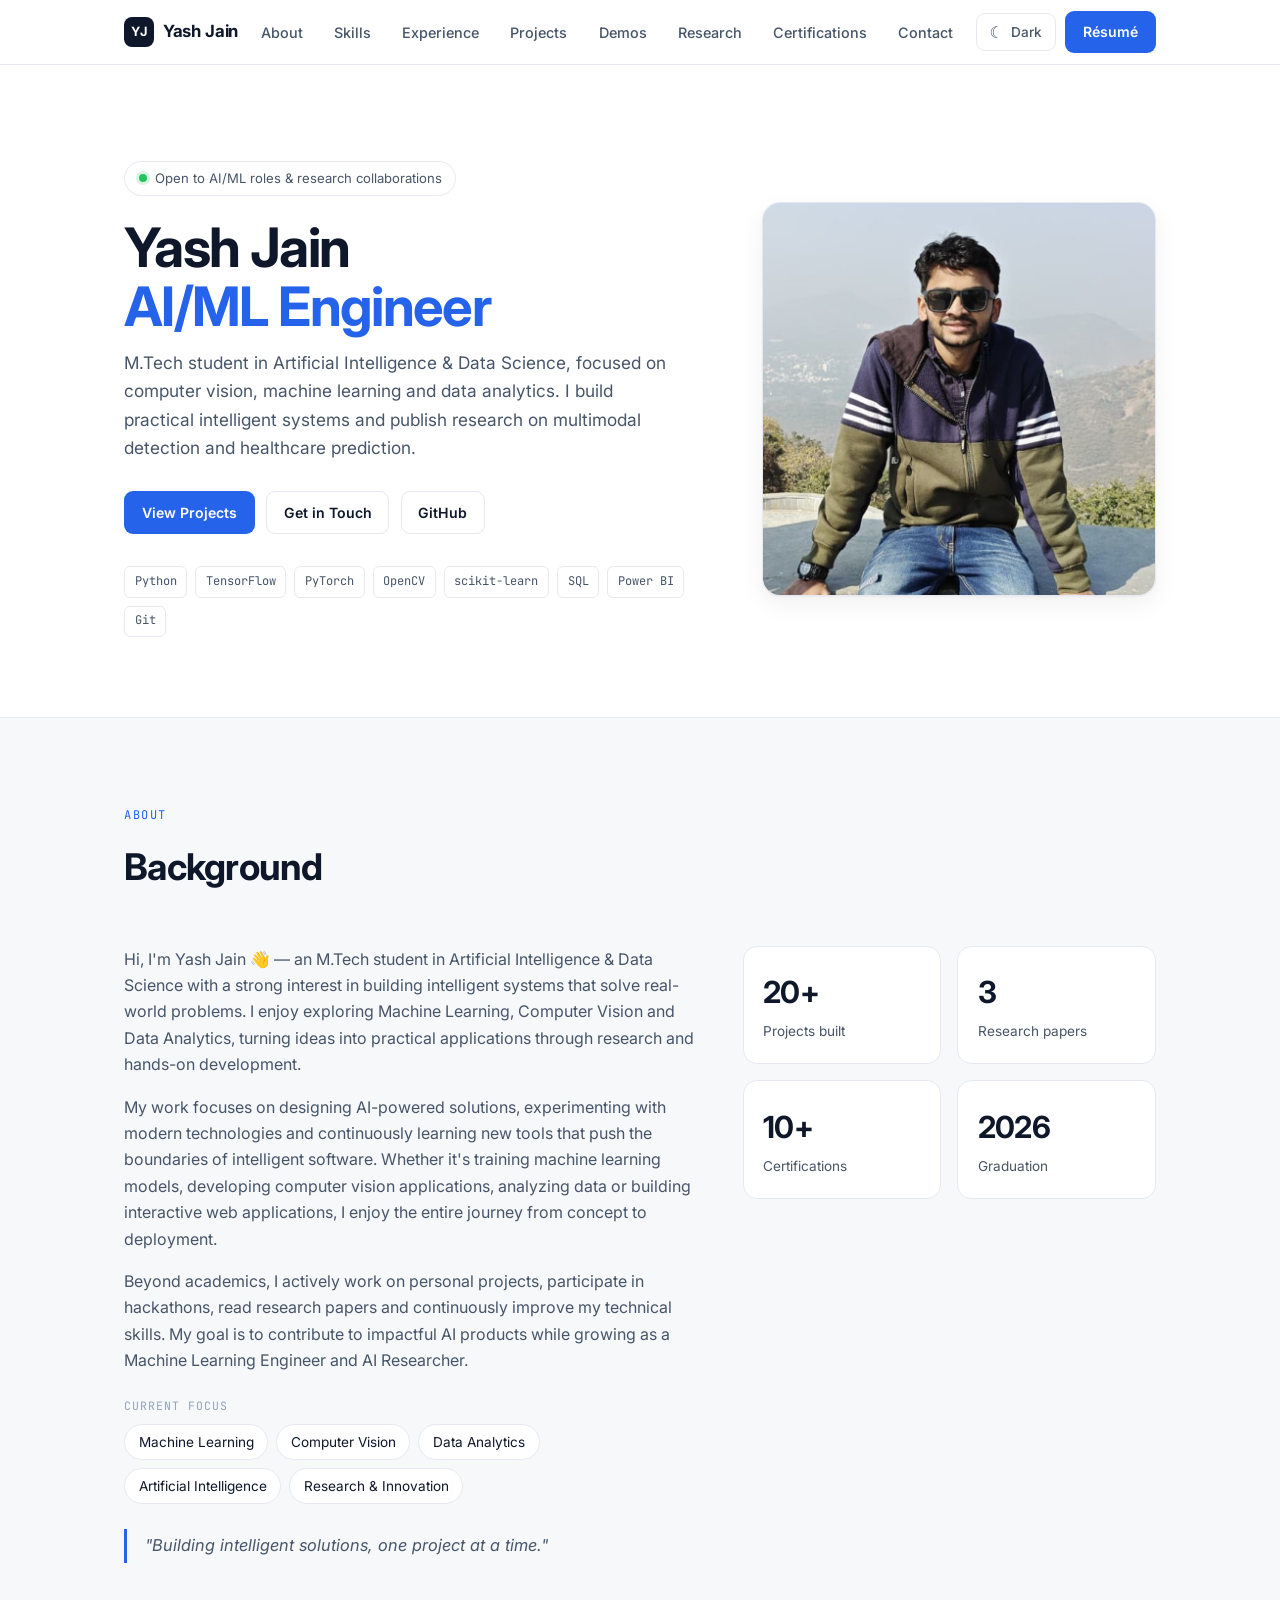
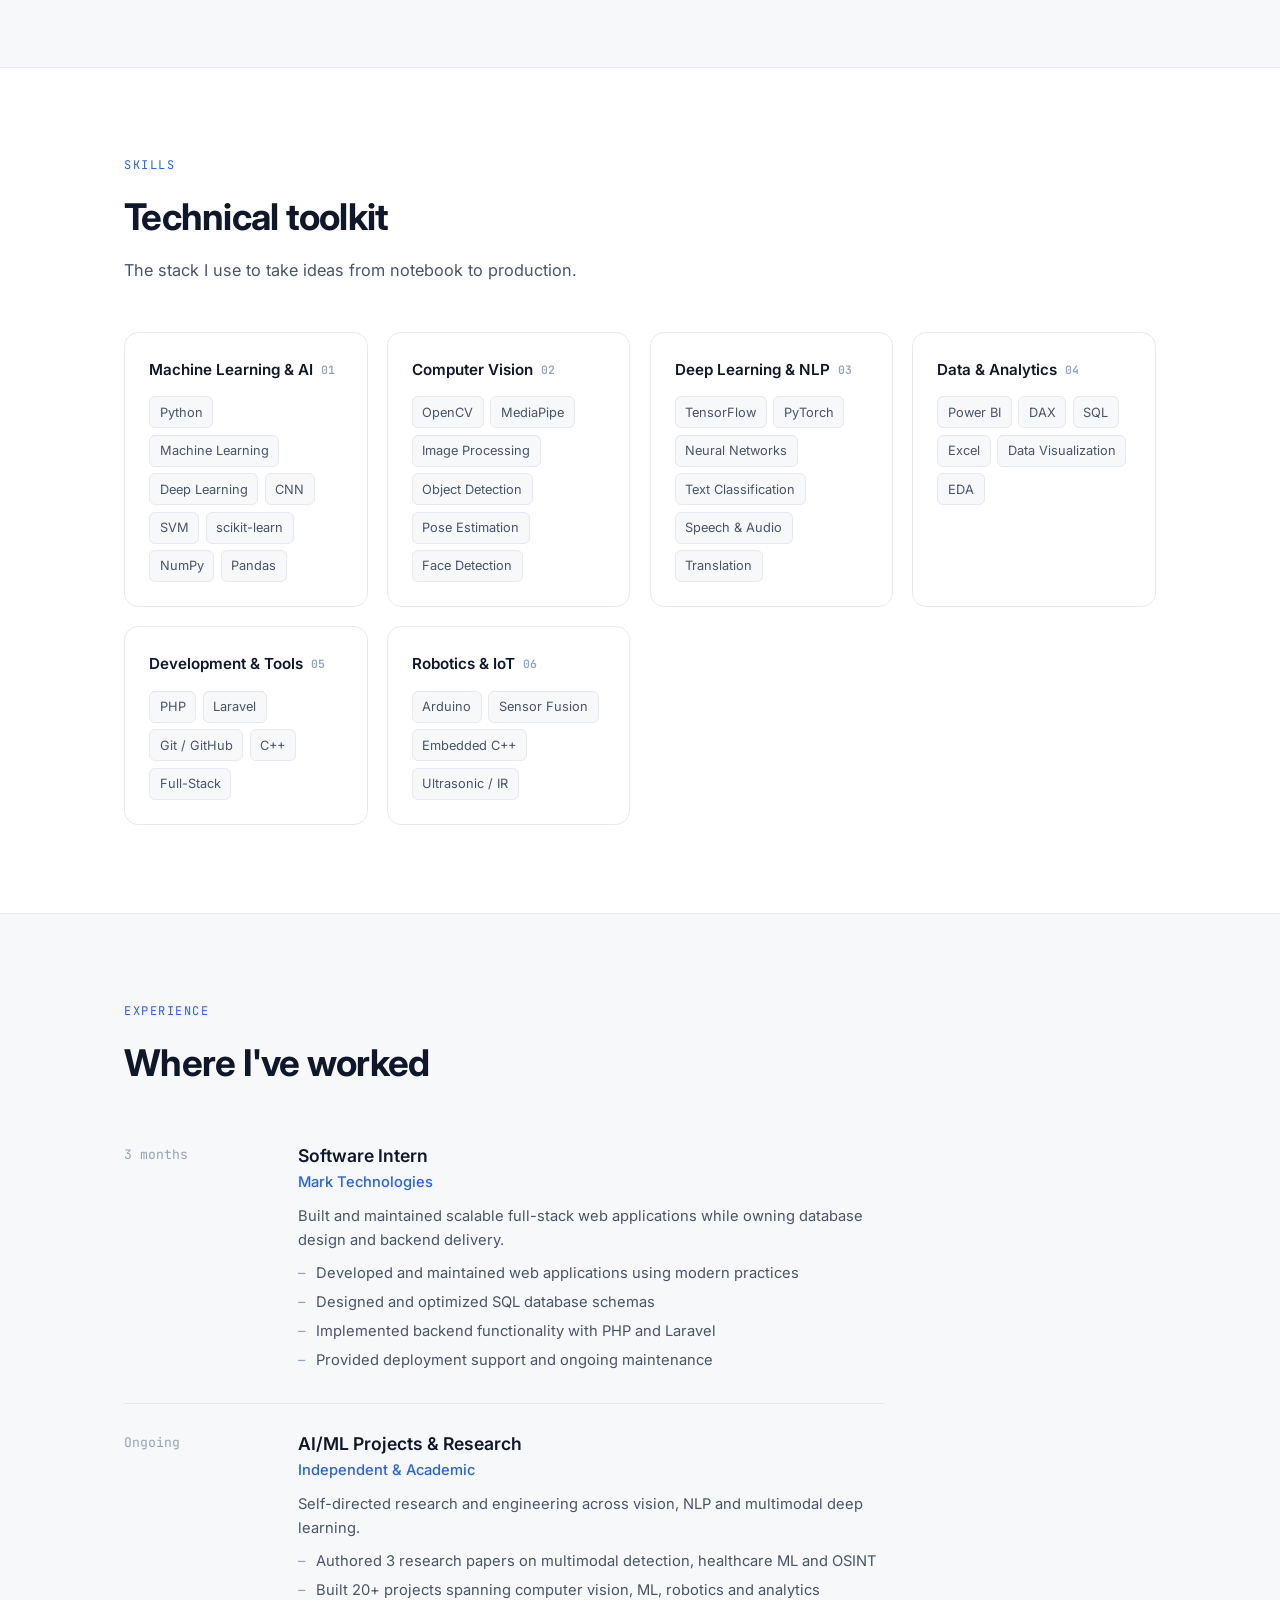
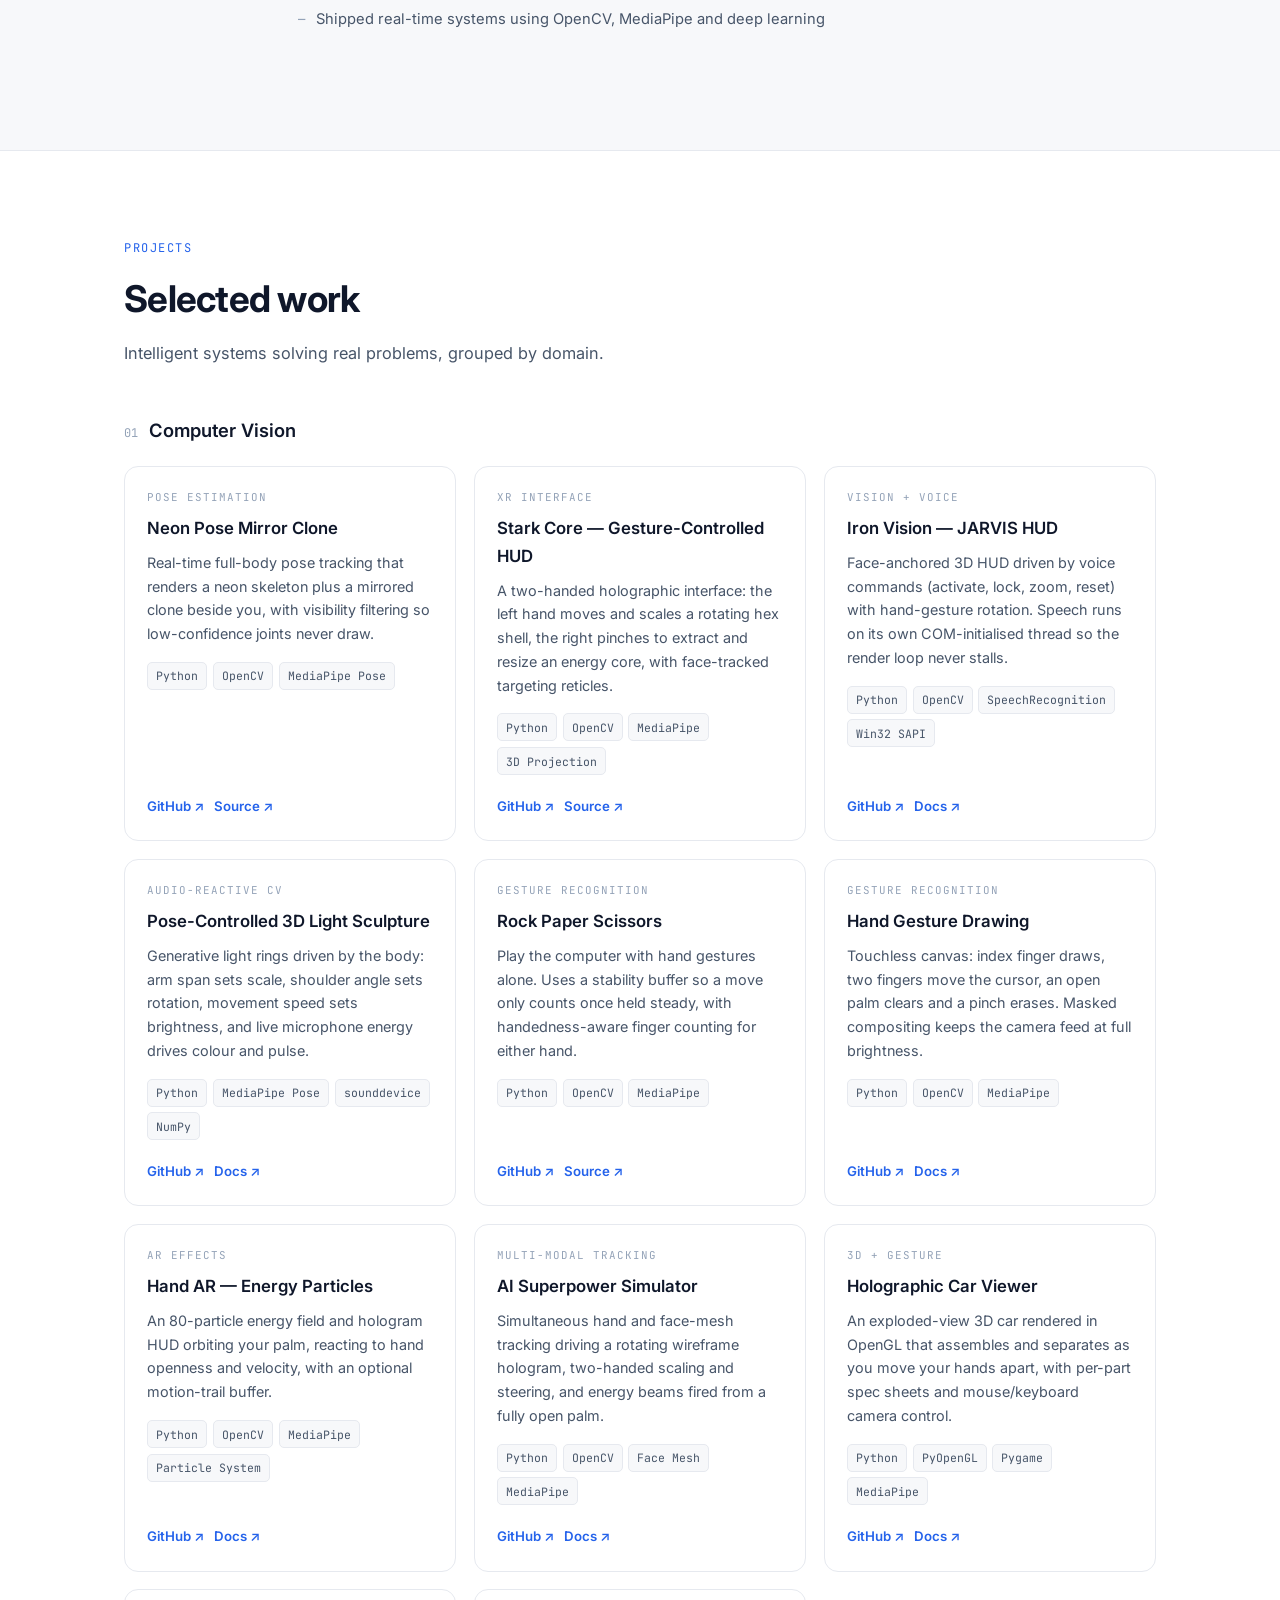
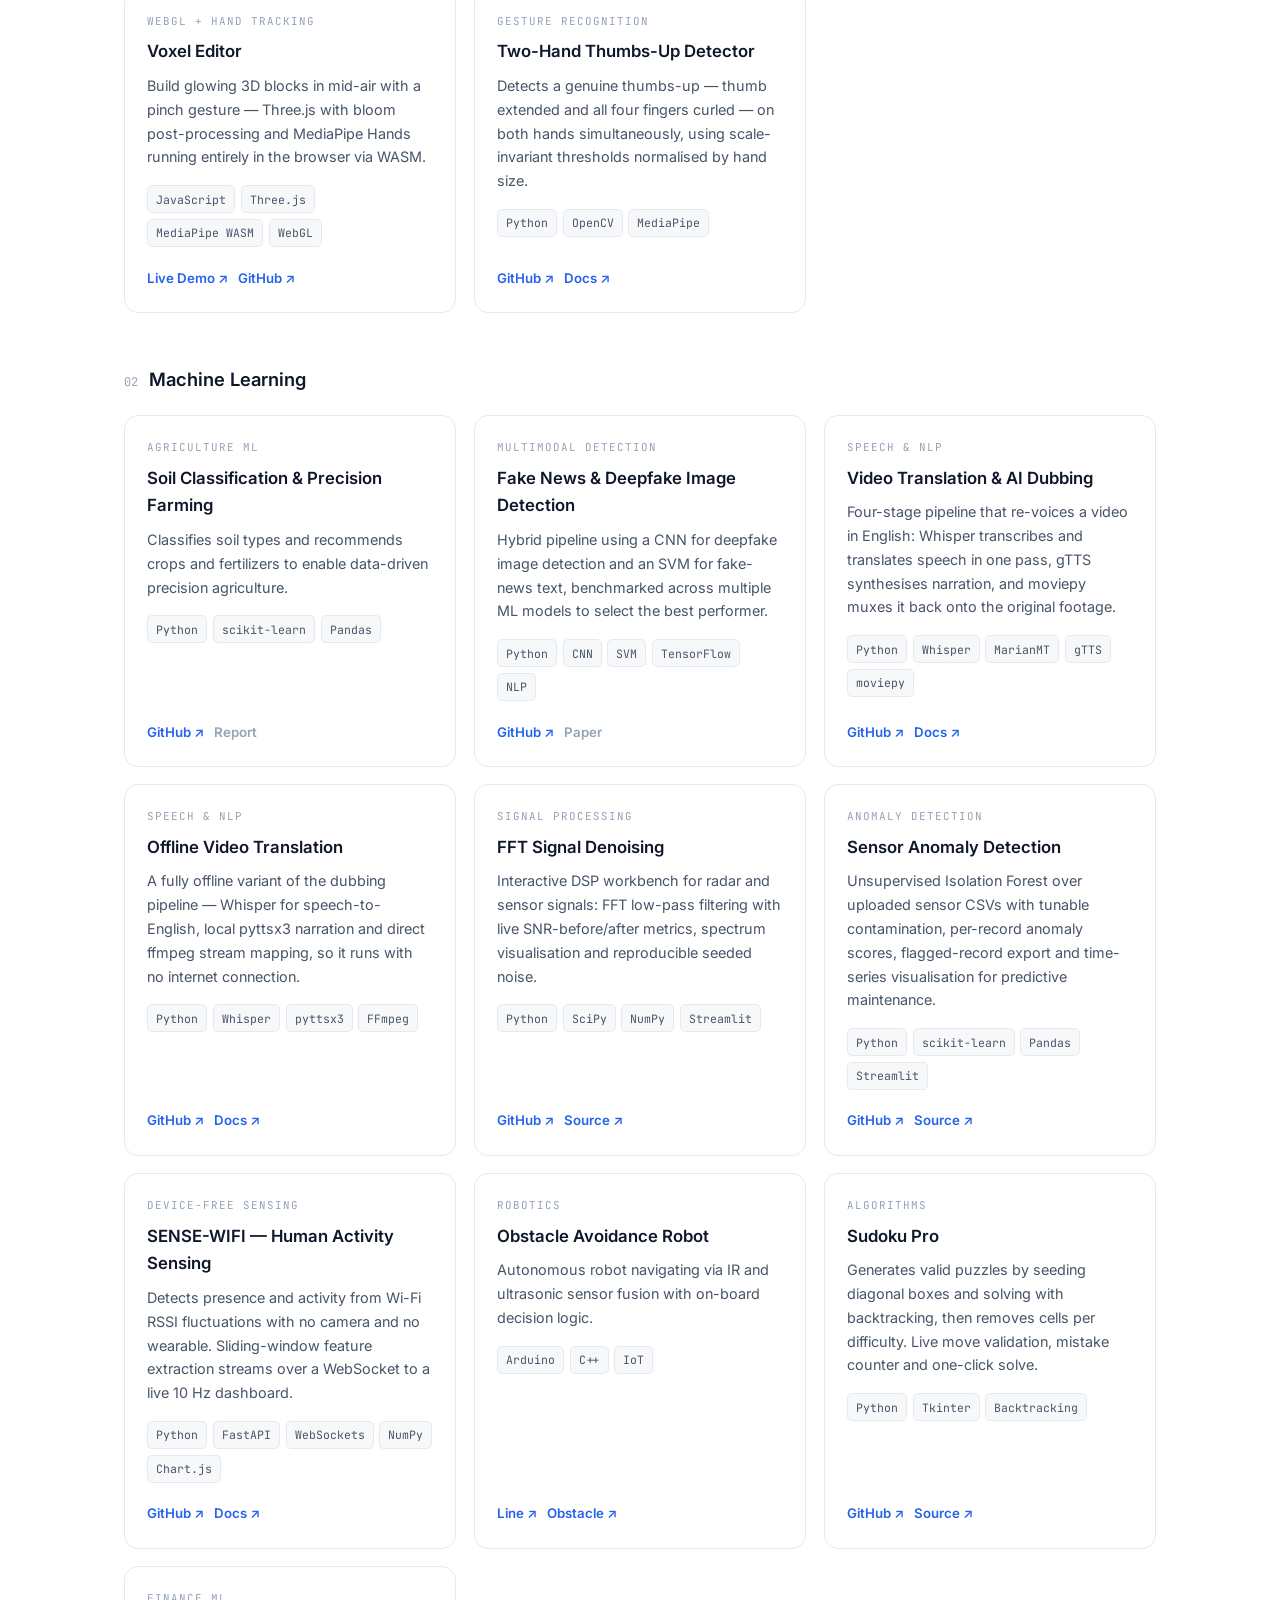
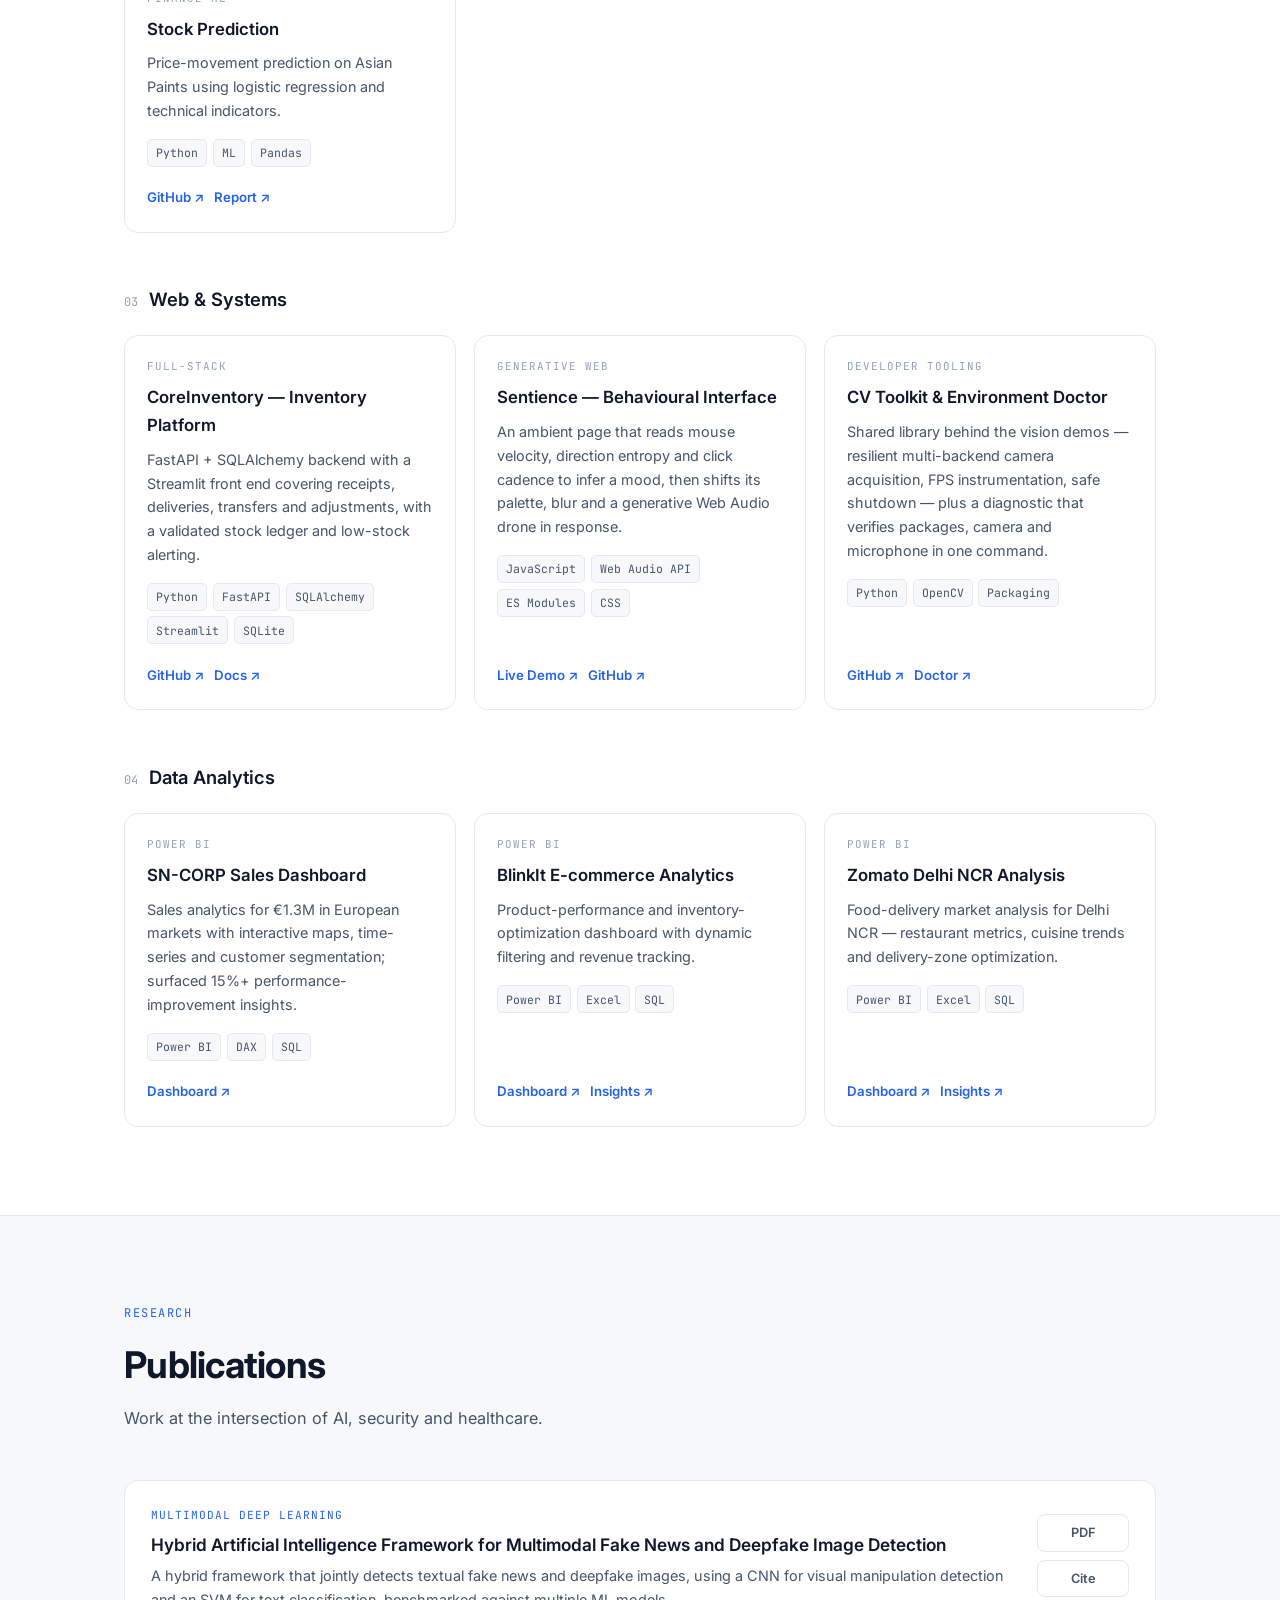
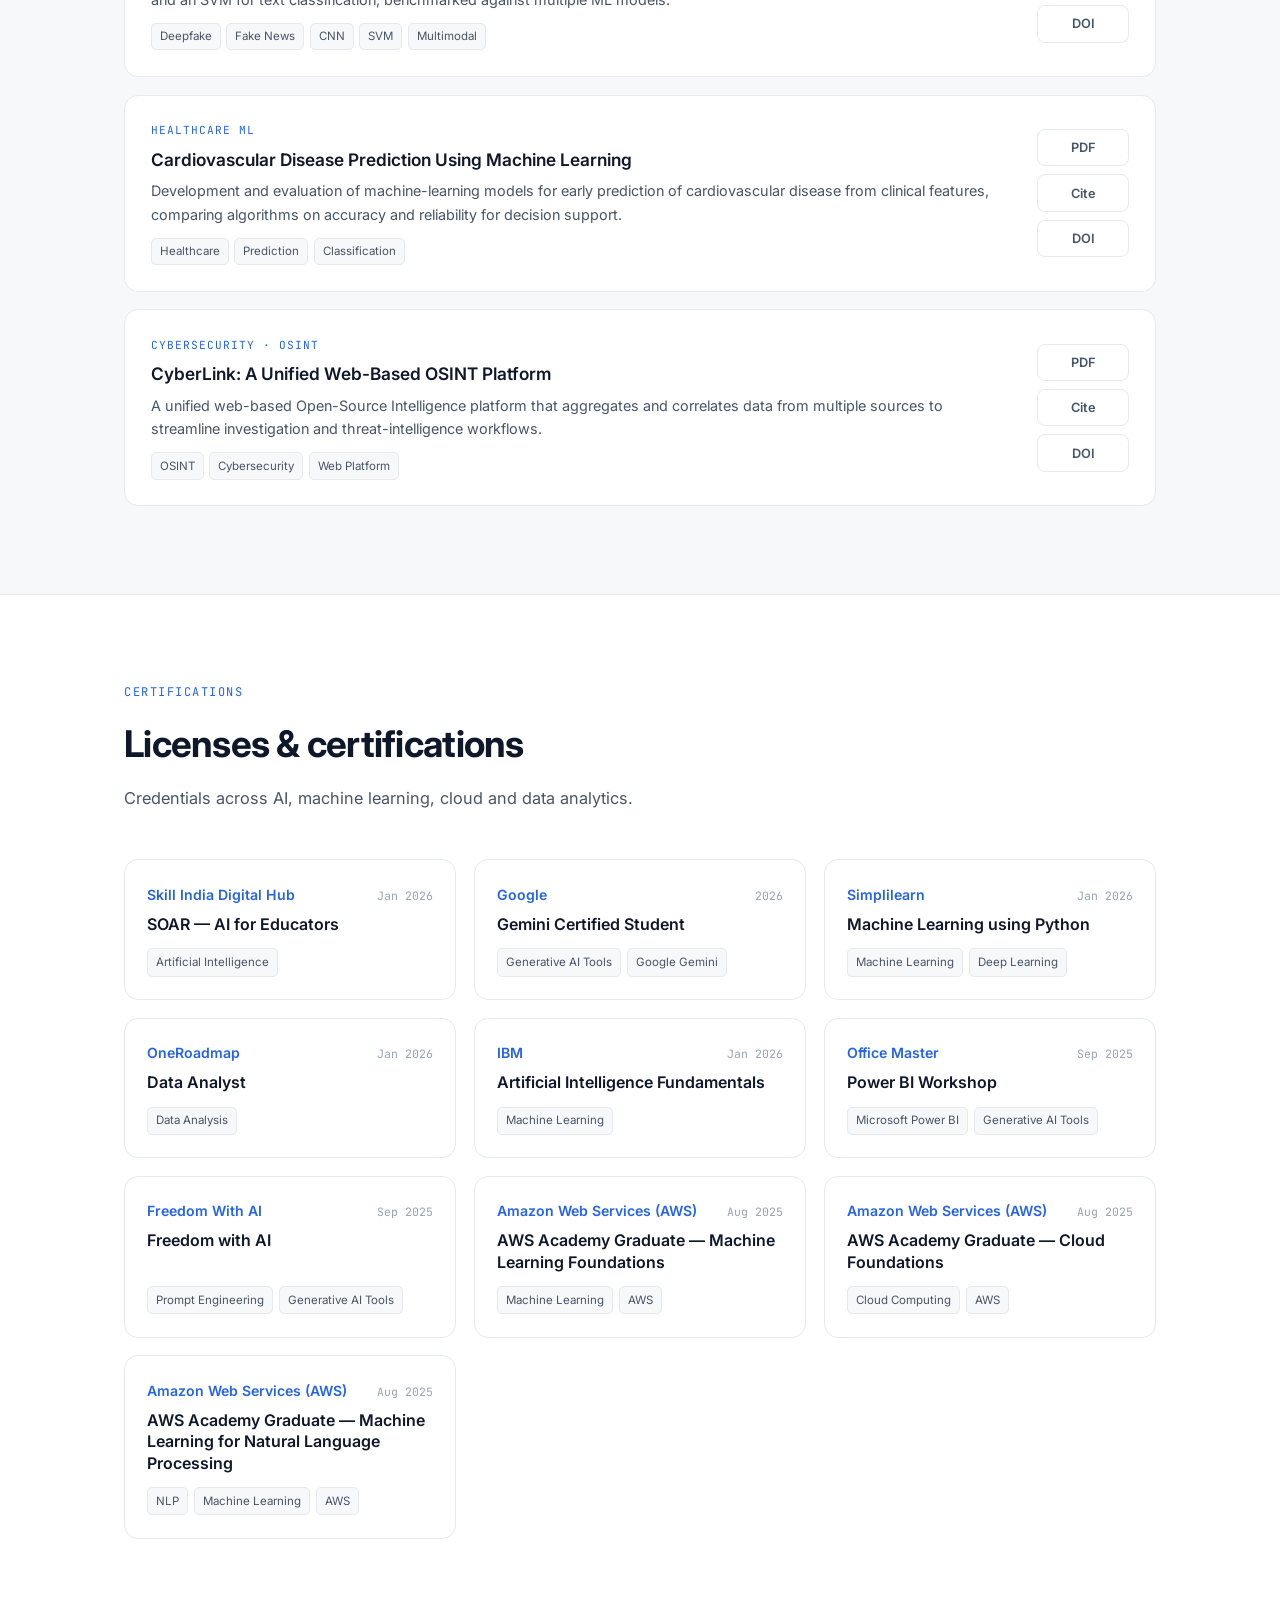
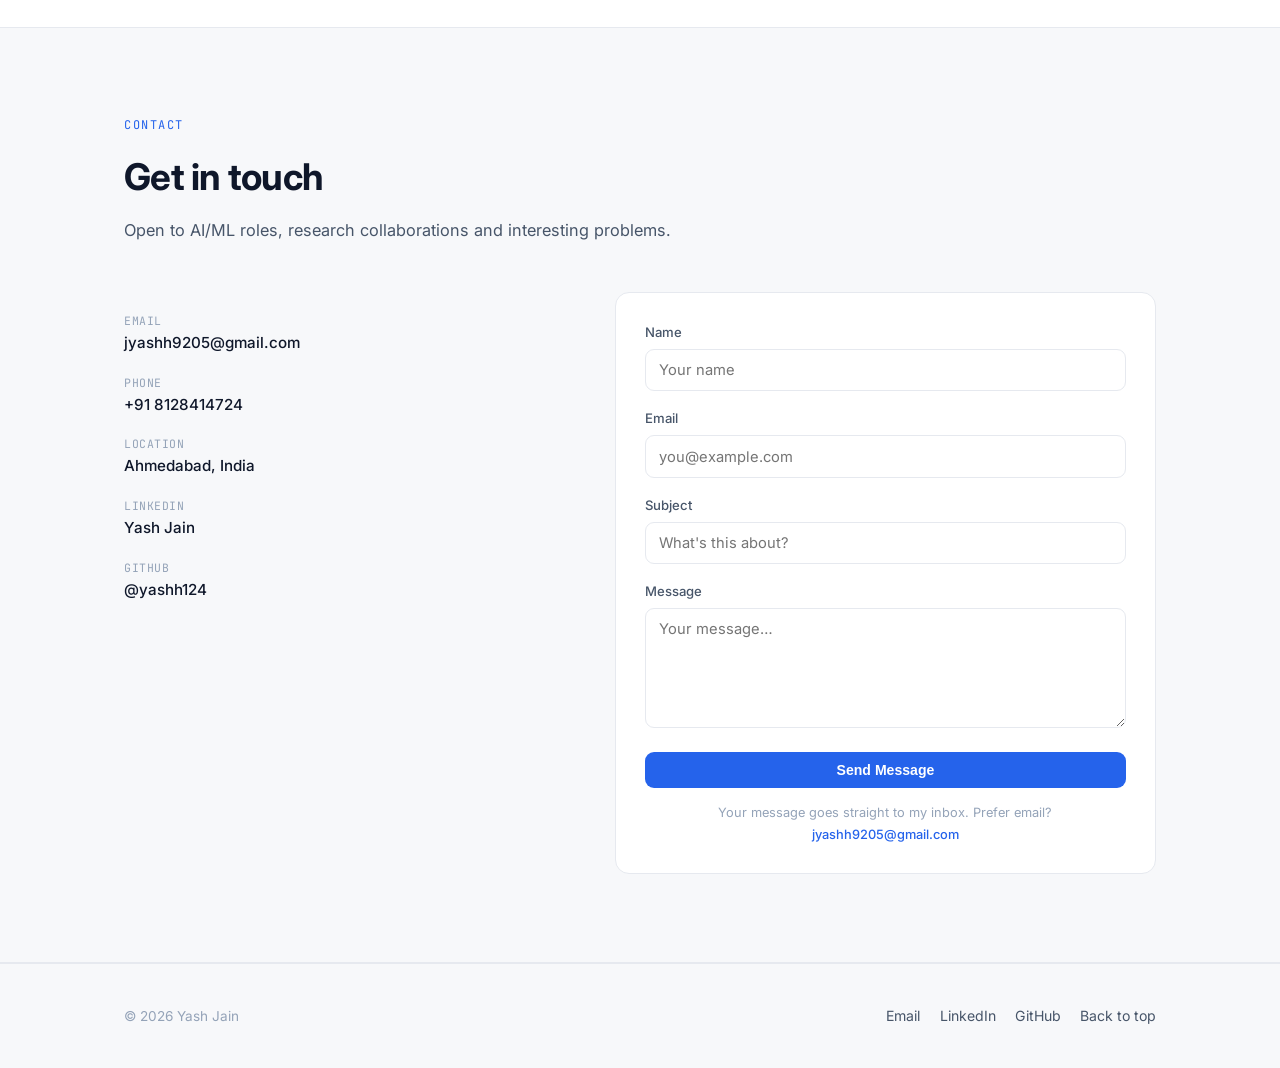
<file: index.html>
<!DOCTYPE html>
<html lang="en">
<head>
<meta charset="UTF-8">
<meta name="viewport" content="width=device-width, initial-scale=1.0">
<title>Yash Jain — AI/ML Engineer</title>
<meta name="description" content="Yash Jain — AI/ML and Data Science Engineer. Computer Vision, Deep Learning, and Applied Machine Learning. Projects, research, and contact.">
<meta name="author" content="Yash Jain">
<meta property="og:title" content="Yash Jain — AI/ML Engineer">
<meta property="og:description" content="Computer Vision · Deep Learning · Applied ML · Research">
<meta property="og:type" content="website">
<link rel="preconnect" href="https://fonts.googleapis.com">
<link rel="preconnect" href="https://fonts.gstatic.com" crossorigin>
<link href="https://fonts.googleapis.com/css2?family=Inter:wght@400;500;600;700&family=JetBrains+Mono:wght@400;500&display=swap" rel="stylesheet">
<link rel="icon" href="data:image/svg+xml,<svg xmlns='http://www.w3.org/2000/svg' viewBox='0 0 100 100'><rect width='100' height='100' rx='20' fill='%230f172a'/><text x='50' y='68' font-size='54' font-family='Arial' font-weight='700' fill='white' text-anchor='middle'>YJ</text></svg>">
<style>
:root{
  --bg:#ffffff;
  --bg-alt:#f7f8fa;
  --surface:#ffffff;
  --text:#0f172a;
  --text-2:#475569;
  --text-3:#94a3b8;
  --border:#e6e9ef;
  --accent:#2563eb;
  --accent-soft:#eff4ff;
  --shadow:0 1px 2px rgba(15,23,42,.04),0 8px 24px rgba(15,23,42,.06);
  --shadow-lg:0 12px 40px rgba(15,23,42,.10);
  --radius:14px;
  --maxw:1080px;
}
:root[data-theme="dark"]{
  --bg:#0b1120;
  --bg-alt:#0f172a;
  --surface:#111a2e;
  --text:#f1f5f9;
  --text-2:#a5b2c8;
  --text-3:#6b7a94;
  --border:#1e293b;
  --accent:#60a5fa;
  --accent-soft:#15233f;
  --shadow:0 1px 2px rgba(0,0,0,.3),0 8px 24px rgba(0,0,0,.35);
  --shadow-lg:0 14px 44px rgba(0,0,0,.5);
}
*{margin:0;padding:0;box-sizing:border-box}
html{scroll-behavior:smooth;scroll-padding-top:84px}
body{
  font-family:'Inter',system-ui,-apple-system,sans-serif;
  background:var(--bg);color:var(--text);line-height:1.65;
  -webkit-font-smoothing:antialiased;
  transition:background .3s ease,color .3s ease;
}
a{color:inherit;text-decoration:none}
.mono{font-family:'JetBrains Mono',monospace}
::selection{background:var(--accent-soft);color:var(--accent)}
img{max-width:100%;display:block}

/* layout */
.wrap{max-width:var(--maxw);margin:0 auto;padding:0 1.5rem}
section{padding:5.5rem 0;scroll-margin-top:70px}
.alt{background:var(--bg-alt);border-top:1px solid var(--border);border-bottom:1px solid var(--border)}
.eyebrow{font-family:'JetBrains Mono';font-size:.75rem;letter-spacing:1.5px;text-transform:uppercase;
  color:var(--accent);margin-bottom:.7rem}
.h2{font-size:clamp(1.7rem,3.5vw,2.3rem);font-weight:700;letter-spacing:-.02em;margin-bottom:.6rem}
.lead{color:var(--text-2);max-width:600px;font-size:1.02rem}
.sec-head{margin-bottom:3rem}

/* nav */
header{position:sticky;top:0;z-index:100;background:color-mix(in srgb,var(--bg) 85%,transparent);
  backdrop-filter:blur(12px);border-bottom:1px solid var(--border)}
.nav{display:flex;align-items:center;justify-content:space-between;height:64px}
.brand{font-weight:700;font-size:1.05rem;letter-spacing:-.01em;display:flex;align-items:center;gap:.55rem}
.brand .mark{width:30px;height:30px;border-radius:8px;background:var(--text);color:var(--bg);
  display:grid;place-items:center;font-size:.8rem;font-weight:700;letter-spacing:.5px}
.nav-links{display:flex;gap:.35rem;list-style:none;align-items:center}
.nav-links a{padding:.5rem .8rem;border-radius:8px;font-size:.9rem;font-weight:500;color:var(--text-2);transition:.2s}
.nav-links a:hover{color:var(--text);background:var(--bg-alt)}
.nav-links a.active{color:var(--accent)}
.nav-right{display:flex;align-items:center;gap:.6rem}
.icon-btn{width:38px;height:38px;border-radius:9px;border:1px solid var(--border);background:var(--surface);
  color:var(--text-2);cursor:pointer;font-size:1rem;display:grid;place-items:center;transition:.2s}
.icon-btn:hover{color:var(--text);border-color:var(--text-3)}
.theme-toggle{display:inline-flex;align-items:center;gap:.45rem;height:38px;padding:0 .8rem;border-radius:9px;
  border:1px solid var(--border);background:var(--surface);color:var(--text-2);cursor:pointer;
  font-family:inherit;font-size:.85rem;font-weight:500;transition:.2s}
.theme-toggle:hover{color:var(--text);border-color:var(--text-3)}
.theme-toggle .ti{font-size:1rem;line-height:1}
.btn{display:inline-flex;align-items:center;gap:.45rem;padding:.55rem 1.05rem;border-radius:9px;
  font-size:.88rem;font-weight:600;cursor:pointer;transition:.2s;border:1px solid transparent;white-space:nowrap}
.btn-primary{background:var(--accent);color:#fff}
.btn-primary:hover{filter:brightness(1.06);transform:translateY(-1px)}
.btn-outline{background:var(--surface);color:var(--text);border-color:var(--border)}
.btn-outline:hover{border-color:var(--text-3);transform:translateY(-1px)}
.hamburger{display:none;width:38px;height:38px;border:1px solid var(--border);border-radius:9px;
  background:var(--surface);color:var(--text);font-size:1.1rem;cursor:pointer}

/* hero */
.hero{padding:6rem 0 5rem}
.hero-grid{display:grid;grid-template-columns:1.5fr 1fr;gap:3rem;align-items:center}
.status{display:inline-flex;align-items:center;gap:.5rem;font-size:.82rem;color:var(--text-2);
  border:1px solid var(--border);border-radius:40px;padding:.35rem .85rem;margin-bottom:1.4rem;background:var(--surface)}
.status .dot{width:8px;height:8px;border-radius:50%;background:#22c55e;box-shadow:0 0 0 3px rgba(34,197,94,.18)}
.hero h1{font-size:clamp(2.3rem,5.5vw,3.4rem);font-weight:700;letter-spacing:-.03em;line-height:1.08;margin-bottom:.8rem}
.hero .role{color:var(--accent)}
.hero p.intro{color:var(--text-2);font-size:1.08rem;max-width:560px;margin-bottom:1.8rem}
.hero-actions{display:flex;gap:.7rem;flex-wrap:wrap;margin-bottom:2rem}
.stack{display:flex;flex-wrap:wrap;gap:.5rem}
.stack span{font-family:'JetBrains Mono';font-size:.75rem;color:var(--text-2);
  border:1px solid var(--border);border-radius:6px;padding:.3rem .6rem;background:var(--surface)}
.portrait{position:relative;aspect-ratio:1;border-radius:18px;background:var(--bg-alt);border:1px solid var(--border);
  display:grid;place-items:center;overflow:hidden;box-shadow:var(--shadow)}
.portrait .ph{font-size:4rem;color:var(--text-3);font-weight:700}
.portrait img{position:absolute;inset:0;width:100%;height:100%;object-fit:cover;z-index:1}

/* about */
.about-grid{display:grid;grid-template-columns:1.4fr 1fr;gap:2.5rem;align-items:start}
.about-grid p{color:var(--text-2);margin-bottom:1rem}
.focus-label{font-family:'JetBrains Mono';font-size:.72rem;letter-spacing:1px;text-transform:uppercase;
  color:var(--text-3);margin:1.4rem 0 .6rem}
.focus-list{display:flex;flex-wrap:wrap;gap:.5rem;margin-bottom:1.6rem}
.focus-list span{font-size:.85rem;color:var(--text);background:var(--surface);border:1px solid var(--border);
  border-radius:40px;padding:.35rem .85rem}
.quote{border-left:3px solid var(--accent);padding:.2rem 0 .2rem 1.1rem;color:var(--text);
  font-size:1.02rem;font-style:italic;margin-top:.4rem}
.facts{display:grid;grid-template-columns:1fr 1fr;gap:1rem}
.fact{background:var(--surface);border:1px solid var(--border);border-radius:var(--radius);padding:1.3rem 1.2rem}
.fact .n{font-size:1.9rem;font-weight:700;letter-spacing:-.02em}
.fact .l{color:var(--text-2);font-size:.85rem;margin-top:.15rem}

/* skills */
.skills{display:grid;grid-template-columns:repeat(auto-fit,minmax(240px,1fr));gap:1.2rem}
.skill{background:var(--surface);border:1px solid var(--border);border-radius:var(--radius);padding:1.5rem;transition:.2s}
.skill:hover{box-shadow:var(--shadow);transform:translateY(-2px)}
.skill h3{font-size:.95rem;font-weight:600;margin-bottom:.9rem;display:flex;align-items:center;gap:.5rem}
.skill h3 .k{font-family:'JetBrains Mono';font-size:.72rem;color:var(--text-3)}
.tags{display:flex;flex-wrap:wrap;gap:.4rem}
.tags span{font-size:.8rem;color:var(--text-2);background:var(--bg-alt);border:1px solid var(--border);
  border-radius:6px;padding:.28rem .6rem}

/* experience / timeline */
.exp{max-width:760px}
.exp-item{display:grid;grid-template-columns:150px 1fr;gap:1.5rem;padding:1.6rem 0;border-top:1px solid var(--border)}
.exp-item:first-child{border-top:none;padding-top:0}
.exp-when{font-family:'JetBrains Mono';font-size:.82rem;color:var(--text-3);padding-top:.15rem}
.exp-body h3{font-size:1.1rem;font-weight:600}
.exp-body .co{color:var(--accent);font-size:.92rem;font-weight:500;margin-bottom:.6rem}
.exp-body ul{list-style:none;margin-top:.5rem}
.exp-body li{color:var(--text-2);font-size:.92rem;padding-left:1.1rem;position:relative;margin:.3rem 0}
.exp-body li::before{content:"–";position:absolute;left:0;color:var(--text-3)}

/* projects */
.proj-group{margin-bottom:3.2rem}
.proj-group:last-child{margin-bottom:0}
.group-title{display:flex;align-items:baseline;gap:.7rem;margin-bottom:1.3rem}
.group-title h3{font-size:1.15rem;font-weight:600}
.group-title .c{font-family:'JetBrains Mono';font-size:.75rem;color:var(--text-3)}
.grid{display:grid;grid-template-columns:repeat(auto-fill,minmax(300px,1fr));gap:1.1rem}
.card{background:var(--surface);border:1px solid var(--border);border-radius:var(--radius);
  padding:1.4rem;display:flex;flex-direction:column;transition:.2s}
.card:hover{box-shadow:var(--shadow);transform:translateY(-3px);border-color:var(--text-3)}
.card .kicker{font-family:'JetBrains Mono';font-size:.68rem;letter-spacing:1px;color:var(--text-3);
  text-transform:uppercase;margin-bottom:.5rem}
.card h4{font-size:1.05rem;font-weight:600;margin-bottom:.5rem}
.card .desc{color:var(--text-2);font-size:.9rem;margin-bottom:1rem;flex-grow:0}
.card .tech{display:flex;flex-wrap:wrap;gap:.35rem;margin-bottom:1.1rem}
.card .tech span{font-size:.72rem;color:var(--text-2);background:var(--bg-alt);border:1px solid var(--border);
  border-radius:5px;padding:.22rem .5rem;font-family:'JetBrains Mono'}
.card .links{display:flex;gap:.6rem;margin-top:auto;padding-top:.2rem}
.card .links a{font-size:.83rem;font-weight:600;color:var(--accent);display:inline-flex;align-items:center;gap:.25rem}
.card .links a:hover{text-decoration:underline}
.card .links a.muted{color:var(--text-3)}

/* research */
.papers{display:grid;grid-template-columns:1fr;gap:1.1rem}
.paper{background:var(--surface);border:1px solid var(--border);border-radius:var(--radius);
  padding:1.6rem;display:grid;grid-template-columns:1fr auto;gap:1.5rem;align-items:center;transition:.2s}
.paper:hover{box-shadow:var(--shadow);border-color:var(--text-3)}
.paper .venue{font-family:'JetBrains Mono';font-size:.7rem;letter-spacing:1px;text-transform:uppercase;
  color:var(--accent);margin-bottom:.5rem}
.paper h4{font-size:1.08rem;font-weight:600;line-height:1.35;margin-bottom:.5rem}
.paper p{color:var(--text-2);font-size:.9rem;margin-bottom:.7rem}
.paper .kw{display:flex;flex-wrap:wrap;gap:.35rem}
.paper .kw span{font-size:.72rem;color:var(--text-2);background:var(--bg-alt);border:1px solid var(--border);
  border-radius:5px;padding:.2rem .5rem}
.paper .pactions{display:flex;flex-direction:column;gap:.5rem;min-width:92px}
.paper .pactions a{font-size:.8rem;font-weight:600;text-align:center;padding:.45rem .7rem;border-radius:8px;
  border:1px solid var(--border);color:var(--text-2);transition:.2s}
.paper .pactions a:hover{color:var(--accent);border-color:var(--accent)}

/* certifications */
.cert-grid{display:grid;grid-template-columns:repeat(auto-fill,minmax(300px,1fr));gap:1.1rem}
.cert{background:var(--surface);border:1px solid var(--border);border-radius:var(--radius);
  padding:1.4rem;display:flex;flex-direction:column;transition:.2s}
.cert:hover{box-shadow:var(--shadow);transform:translateY(-3px);border-color:var(--text-3)}
.cert .top{display:flex;justify-content:space-between;align-items:baseline;gap:.6rem;margin-bottom:.5rem}
.cert .issuer{font-size:.88rem;font-weight:600;color:var(--accent)}
.cert .date{font-family:'JetBrains Mono';font-size:.72rem;color:var(--text-3);white-space:nowrap}
.cert h4{font-size:1rem;font-weight:600;line-height:1.35;margin-bottom:.8rem}
.cert .sk{display:flex;flex-wrap:wrap;gap:.35rem;margin-top:auto}
.cert .sk span{font-size:.72rem;color:var(--text-2);background:var(--bg-alt);border:1px solid var(--border);
  border-radius:5px;padding:.22rem .5rem}

/* contact */
.contact-grid{display:grid;grid-template-columns:1fr 1.2fr;gap:2.5rem;align-items:start}
.contact-list{list-style:none;display:flex;flex-direction:column;gap:1.1rem;margin-top:1.2rem}
.contact-list li a,.contact-list li div{display:flex;flex-direction:column}
.contact-list .k{font-family:'JetBrains Mono';font-size:.72rem;color:var(--text-3);text-transform:uppercase;letter-spacing:.5px}
.contact-list .v{font-size:.95rem;color:var(--text);font-weight:500}
.contact-list a.v:hover,.contact-list li a:hover .v{color:var(--accent)}
form{background:var(--surface);border:1px solid var(--border);border-radius:var(--radius);padding:1.8rem}
.field{margin-bottom:1.05rem}
.field label{display:block;font-size:.82rem;color:var(--text-2);margin-bottom:.35rem;font-weight:500}
.field input,.field textarea{width:100%;padding:.7rem .85rem;border:1px solid var(--border);border-radius:9px;
  font-family:inherit;font-size:.92rem;background:var(--bg);color:var(--text);transition:.2s}
.field input:focus,.field textarea:focus{outline:none;border-color:var(--accent);box-shadow:0 0 0 3px var(--accent-soft)}
.field textarea{min-height:120px;resize:vertical}
.send{width:100%;justify-content:center}
.send.done{background:#16a34a}
.send.err{background:#dc2626}
.form-note{font-size:.8rem;color:var(--text-3);margin-top:.9rem;text-align:center}
.form-note a{color:var(--accent);font-weight:500}
.form-note a:hover{text-decoration:underline}

/* footer */
footer{border-top:1px solid var(--border);padding:2.5rem 0;background:var(--bg-alt)}
.foot{display:flex;align-items:center;justify-content:space-between;flex-wrap:wrap;gap:1rem}
.foot p{color:var(--text-3);font-size:.85rem}
.foot-links{display:flex;gap:1.2rem}
.foot-links a{color:var(--text-2);font-size:.88rem}
.foot-links a:hover{color:var(--accent)}

/* reveal */
.reveal{opacity:0;transform:translateY(16px);transition:opacity .6s ease,transform .6s ease}
.reveal.in{opacity:1;transform:none}
@media(prefers-reduced-motion:reduce){.reveal{opacity:1;transform:none;transition:none}}

/* responsive */
@media(max-width:840px){
  .hero-grid{grid-template-columns:1fr}
  .portrait{max-width:260px;order:-1}
  .about-grid,.contact-grid{grid-template-columns:1fr}
}
@media(max-width:680px){
  .nav-links{position:fixed;top:64px;left:0;right:0;flex-direction:column;background:var(--bg);
    border-bottom:1px solid var(--border);padding:.6rem 1.5rem 1rem;gap:.15rem;display:none}
  .nav-links.open{display:flex}
  .nav-links a{width:100%;padding:.7rem .8rem}
  .hamburger{display:grid;place-items:center}
  .nav-right .btn-primary{display:none}
  .theme-toggle .tl{display:none}
  .theme-toggle{padding:0 .6rem}
  .exp-item{grid-template-columns:1fr;gap:.4rem}
  .paper{grid-template-columns:1fr}
  .paper .pactions{flex-direction:row}
}
</style>
</head>
<body>

<header>
  <div class="wrap nav">
    <a href="#home" class="brand"><span class="mark">YJ</span> Yash Jain</a>
    <ul class="nav-links" id="navLinks">
      <li><a href="#about">About</a></li>
      <li><a href="#skills">Skills</a></li>
      <li><a href="#experience">Experience</a></li>
      <li><a href="#projects">Projects</a></li>
      <li><a href="demos/">Demos</a></li>
      <li><a href="#research">Research</a></li>
      <li><a href="#certs">Certifications</a></li>
      <li><a href="#contact">Contact</a></li>
    </ul>
    <div class="nav-right">
      <button class="theme-toggle" id="themeBtn" title="Switch between dark and light mode" aria-label="Toggle theme"><span class="ti">☾</span><span class="tl">Dark</span></button>
      <a href="#" class="btn btn-primary" id="resumeBtn">Résumé</a>
      <button class="hamburger" id="hamburger" aria-label="Menu">☰</button>
    </div>
  </div>
</header>

<!-- HERO -->
<section id="home" class="hero">
  <div class="wrap hero-grid">
    <div>
      <div class="status"><span class="dot"></span> Open to AI/ML roles &amp; research collaborations</div>
      <h1>Yash Jain<br><span class="role">AI/ML Engineer</span></h1>
      <p class="intro">M.Tech student in Artificial Intelligence &amp; Data Science, focused on computer vision, machine learning and data analytics. I build practical intelligent systems and publish research on multimodal detection and healthcare prediction.</p>
      <div class="hero-actions">
        <a href="#projects" class="btn btn-primary">View Projects</a>
        <a href="#contact" class="btn btn-outline">Get in Touch</a>
        <a href="https://github.com/yashh124" target="_blank" rel="noopener" class="btn btn-outline">GitHub</a>
      </div>
      <div class="stack">
        <span>Python</span><span>TensorFlow</span><span>PyTorch</span><span>OpenCV</span>
        <span>scikit-learn</span><span>SQL</span><span>Power BI</span><span>Git</span>
      </div>
    </div>
    <div class="portrait" id="portrait">
      <img src="profile.jpg" alt="Yash Jain" onerror="this.remove()">
      <div class="ph">YJ</div>
    </div>
  </div>
</section>

<!-- ABOUT -->
<section id="about" class="alt">
  <div class="wrap">
    <div class="sec-head reveal">
      <div class="eyebrow">About</div>
      <h2 class="h2">Background</h2>
    </div>
    <div class="about-grid">
      <div class="reveal">
        <p>Hi, I'm Yash Jain 👋 — an M.Tech student in Artificial Intelligence &amp; Data Science with a strong interest in building intelligent systems that solve real-world problems. I enjoy exploring Machine Learning, Computer Vision and Data Analytics, turning ideas into practical applications through research and hands-on development.</p>
        <p>My work focuses on designing AI-powered solutions, experimenting with modern technologies and continuously learning new tools that push the boundaries of intelligent software. Whether it's training machine learning models, developing computer vision applications, analyzing data or building interactive web applications, I enjoy the entire journey from concept to deployment.</p>
        <p>Beyond academics, I actively work on personal projects, participate in hackathons, read research papers and continuously improve my technical skills. My goal is to contribute to impactful AI products while growing as a Machine Learning Engineer and AI Researcher.</p>
        <div class="focus-label">Current Focus</div>
        <div class="focus-list">
          <span>Machine Learning</span>
          <span>Computer Vision</span>
          <span>Data Analytics</span>
          <span>Artificial Intelligence</span>
          <span>Research &amp; Innovation</span>
        </div>
        <p class="quote">"Building intelligent solutions, one project at a time."</p>
      </div>
      <div class="facts reveal">
        <div class="fact"><div class="n">20+</div><div class="l">Projects built</div></div>
        <div class="fact"><div class="n">3</div><div class="l">Research papers</div></div>
        <div class="fact"><div class="n">10+</div><div class="l">Certifications</div></div>
        <div class="fact"><div class="n">2026</div><div class="l">Graduation</div></div>
      </div>
    </div>
  </div>
</section>

<!-- SKILLS -->
<section id="skills">
  <div class="wrap">
    <div class="sec-head reveal">
      <div class="eyebrow">Skills</div>
      <h2 class="h2">Technical toolkit</h2>
      <p class="lead">The stack I use to take ideas from notebook to production.</p>
    </div>
    <div class="skills">
      <div class="skill reveal"><h3>Machine Learning &amp; AI <span class="k">01</span></h3>
        <div class="tags"><span>Python</span><span>Machine Learning</span><span>Deep Learning</span><span>CNN</span><span>SVM</span><span>scikit-learn</span><span>NumPy</span><span>Pandas</span></div></div>
      <div class="skill reveal"><h3>Computer Vision <span class="k">02</span></h3>
        <div class="tags"><span>OpenCV</span><span>MediaPipe</span><span>Image Processing</span><span>Object Detection</span><span>Pose Estimation</span><span>Face Detection</span></div></div>
      <div class="skill reveal"><h3>Deep Learning &amp; NLP <span class="k">03</span></h3>
        <div class="tags"><span>TensorFlow</span><span>PyTorch</span><span>Neural Networks</span><span>Text Classification</span><span>Speech &amp; Audio</span><span>Translation</span></div></div>
      <div class="skill reveal"><h3>Data &amp; Analytics <span class="k">04</span></h3>
        <div class="tags"><span>Power BI</span><span>DAX</span><span>SQL</span><span>Excel</span><span>Data Visualization</span><span>EDA</span></div></div>
      <div class="skill reveal"><h3>Development &amp; Tools <span class="k">05</span></h3>
        <div class="tags"><span>PHP</span><span>Laravel</span><span>Git / GitHub</span><span>C++</span><span>Full-Stack</span></div></div>
      <div class="skill reveal"><h3>Robotics &amp; IoT <span class="k">06</span></h3>
        <div class="tags"><span>Arduino</span><span>Sensor Fusion</span><span>Embedded C++</span><span>Ultrasonic / IR</span></div></div>
    </div>
  </div>
</section>

<!-- EXPERIENCE -->
<section id="experience" class="alt">
  <div class="wrap">
    <div class="sec-head reveal">
      <div class="eyebrow">Experience</div>
      <h2 class="h2">Where I've worked</h2>
    </div>
    <div class="exp">
      <div class="exp-item reveal">
        <div class="exp-when">3 months</div>
        <div class="exp-body">
          <h3>Software Intern</h3>
          <div class="co">Mark Technologies</div>
          <p style="color:var(--text-2);font-size:.92rem">Built and maintained scalable full-stack web applications while owning database design and backend delivery.</p>
          <ul>
            <li>Developed and maintained web applications using modern practices</li>
            <li>Designed and optimized SQL database schemas</li>
            <li>Implemented backend functionality with PHP and Laravel</li>
            <li>Provided deployment support and ongoing maintenance</li>
          </ul>
        </div>
      </div>
      <div class="exp-item reveal">
        <div class="exp-when">Ongoing</div>
        <div class="exp-body">
          <h3>AI/ML Projects &amp; Research</h3>
          <div class="co">Independent &amp; Academic</div>
          <p style="color:var(--text-2);font-size:.92rem">Self-directed research and engineering across vision, NLP and multimodal deep learning.</p>
          <ul>
            <li>Authored 3 research papers on multimodal detection, healthcare ML and OSINT</li>
            <li>Built 20+ projects spanning computer vision, ML, robotics and analytics</li>
            <li>Shipped real-time systems using OpenCV, MediaPipe and deep learning</li>
          </ul>
        </div>
      </div>
    </div>
  </div>
</section>

<!-- PROJECTS -->
<section id="projects">
  <div class="wrap">
    <div class="sec-head reveal">
      <div class="eyebrow">Projects</div>
      <h2 class="h2">Selected work</h2>
      <p class="lead">Intelligent systems solving real problems, grouped by domain.</p>
    </div>

    <!-- CV -->
    <div class="proj-group">
      <div class="group-title reveal"><span class="c">01</span><h3>Computer Vision</h3></div>
      <div class="grid">
        <div class="card reveal">
          <div class="kicker">Pose Estimation</div><h4>Neon Pose Mirror Clone</h4>
          <p class="desc">Real-time full-body pose tracking that renders a neon skeleton plus a mirrored clone beside you, with visibility filtering so low-confidence joints never draw.</p>
          <div class="tech"><span>Python</span><span>OpenCV</span><span>MediaPipe Pose</span></div>
          <div class="links"><a href="https://github.com/yashh124/Neon-Pose-Mirror-Clone" target="_blank" rel="noopener">GitHub ↗</a><a href="https://github.com/yashh124/computer-vision-projects/tree/main/pose_clone" target="_blank" rel="noopener">Source ↗</a></div>
        </div>
        <div class="card reveal">
          <div class="kicker">XR Interface</div><h4>Stark Core — Gesture-Controlled HUD</h4>
          <p class="desc">A two-handed holographic interface: the left hand moves and scales a rotating hex shell, the right pinches to extract and resize an energy core, with face-tracked targeting reticles.</p>
          <div class="tech"><span>Python</span><span>OpenCV</span><span>MediaPipe</span><span>3D Projection</span></div>
          <div class="links"><a href="https://github.com/yashh124/Stark-Core-XR-Interface-Gesture-Controlled-HUD-" target="_blank" rel="noopener">GitHub ↗</a><a href="https://github.com/yashh124/computer-vision-projects/tree/main/hand" target="_blank" rel="noopener">Source ↗</a></div>
        </div>
        <div class="card reveal">
          <div class="kicker">Vision + Voice</div><h4>Iron Vision — JARVIS HUD</h4>
          <p class="desc">Face-anchored 3D HUD driven by voice commands (activate, lock, zoom, reset) with hand-gesture rotation. Speech runs on its own COM-initialised thread so the render loop never stalls.</p>
          <div class="tech"><span>Python</span><span>OpenCV</span><span>SpeechRecognition</span><span>Win32 SAPI</span></div>
          <div class="links"><a href="https://github.com/yashh124/computer-vision-projects/tree/main/iron_vision" target="_blank" rel="noopener">GitHub ↗</a><a href="https://github.com/yashh124/computer-vision-projects#the-demos" target="_blank" rel="noopener">Docs ↗</a></div>
        </div>
        <div class="card reveal">
          <div class="kicker">Audio-Reactive CV</div><h4>Pose-Controlled 3D Light Sculpture</h4>
          <p class="desc">Generative light rings driven by the body: arm span sets scale, shoulder angle sets rotation, movement speed sets brightness, and live microphone energy drives colour and pulse.</p>
          <div class="tech"><span>Python</span><span>MediaPipe Pose</span><span>sounddevice</span><span>NumPy</span></div>
          <div class="links"><a href="https://github.com/yashh124/computer-vision-projects/tree/main/Pose-Controlled%203D%20Light%20Sculpture" target="_blank" rel="noopener">GitHub ↗</a><a href="https://github.com/yashh124/computer-vision-projects#the-demos" target="_blank" rel="noopener">Docs ↗</a></div>
        </div>
        <div class="card reveal">
          <div class="kicker">Gesture Recognition</div><h4>Rock Paper Scissors</h4>
          <p class="desc">Play the computer with hand gestures alone. Uses a stability buffer so a move only counts once held steady, with handedness-aware finger counting for either hand.</p>
          <div class="tech"><span>Python</span><span>OpenCV</span><span>MediaPipe</span></div>
          <div class="links"><a href="https://github.com/yashh124/stone-paper-scissors-opencv" target="_blank" rel="noopener">GitHub ↗</a><a href="https://github.com/yashh124/computer-vision-projects/tree/main/stonepaper" target="_blank" rel="noopener">Source ↗</a></div>
        </div>
        <div class="card reveal">
          <div class="kicker">Gesture Recognition</div><h4>Hand Gesture Drawing</h4>
          <p class="desc">Touchless canvas: index finger draws, two fingers move the cursor, an open palm clears and a pinch erases. Masked compositing keeps the camera feed at full brightness.</p>
          <div class="tech"><span>Python</span><span>OpenCV</span><span>MediaPipe</span></div>
          <div class="links"><a href="https://github.com/yashh124/computer-vision-projects/tree/main/draw%20cv" target="_blank" rel="noopener">GitHub ↗</a><a href="https://github.com/yashh124/computer-vision-projects#the-demos" target="_blank" rel="noopener">Docs ↗</a></div>
        </div>
        <div class="card reveal">
          <div class="kicker">AR Effects</div><h4>Hand AR — Energy Particles</h4>
          <p class="desc">An 80-particle energy field and hologram HUD orbiting your palm, reacting to hand openness and velocity, with an optional motion-trail buffer.</p>
          <div class="tech"><span>Python</span><span>OpenCV</span><span>MediaPipe</span><span>Particle System</span></div>
          <div class="links"><a href="https://github.com/yashh124/computer-vision-projects/tree/main/hand_ar" target="_blank" rel="noopener">GitHub ↗</a><a href="https://github.com/yashh124/computer-vision-projects#the-demos" target="_blank" rel="noopener">Docs ↗</a></div>
        </div>
        <div class="card reveal">
          <div class="kicker">Multi-Modal Tracking</div><h4>AI Superpower Simulator</h4>
          <p class="desc">Simultaneous hand and face-mesh tracking driving a rotating wireframe hologram, two-handed scaling and steering, and energy beams fired from a fully open palm.</p>
          <div class="tech"><span>Python</span><span>OpenCV</span><span>Face Mesh</span><span>MediaPipe</span></div>
          <div class="links"><a href="https://github.com/yashh124/ai-ml-projects/tree/main/cvv/superpower_sim" target="_blank" rel="noopener">GitHub ↗</a><a href="https://github.com/yashh124/ai-ml-projects/tree/main/cvv/superpower_sim#readme" target="_blank" rel="noopener">Docs ↗</a></div>
        </div>
        <div class="card reveal">
          <div class="kicker">3D + Gesture</div><h4>Holographic Car Viewer</h4>
          <p class="desc">An exploded-view 3D car rendered in OpenGL that assembles and separates as you move your hands apart, with per-part spec sheets and mouse/keyboard camera control.</p>
          <div class="tech"><span>Python</span><span>PyOpenGL</span><span>Pygame</span><span>MediaPipe</span></div>
          <div class="links"><a href="https://github.com/yashh124/ai-ml-projects/tree/main/vehicle" target="_blank" rel="noopener">GitHub ↗</a><a href="https://github.com/yashh124/ai-ml-projects/tree/main/vehicle#readme" target="_blank" rel="noopener">Docs ↗</a></div>
        </div>
        <div class="card reveal">
          <div class="kicker">WebGL + Hand Tracking</div><h4>Voxel Editor</h4>
          <p class="desc">Build glowing 3D blocks in mid-air with a pinch gesture — Three.js with bloom post-processing and MediaPipe Hands running entirely in the browser via WASM.</p>
          <div class="tech"><span>JavaScript</span><span>Three.js</span><span>MediaPipe WASM</span><span>WebGL</span></div>
          <div class="links"><a href="demos/voxel/">Live Demo ↗</a><a href="https://github.com/yashh124/ai-ml-projects/tree/main/voxel" target="_blank" rel="noopener">GitHub ↗</a></div>
        </div>
        <div class="card reveal">
          <div class="kicker">Gesture Recognition</div><h4>Two-Hand Thumbs-Up Detector</h4>
          <p class="desc">Detects a genuine thumbs-up — thumb extended and all four fingers curled — on both hands simultaneously, using scale-invariant thresholds normalised by hand size.</p>
          <div class="tech"><span>Python</span><span>OpenCV</span><span>MediaPipe</span></div>
          <div class="links"><a href="https://github.com/yashh124/computer-vision-projects/tree/main/vision" target="_blank" rel="noopener">GitHub ↗</a><a href="https://github.com/yashh124/computer-vision-projects#the-demos" target="_blank" rel="noopener">Docs ↗</a></div>
        </div>
      </div>
    </div>

    <!-- ML -->
    <div class="proj-group">
      <div class="group-title reveal"><span class="c">02</span><h3>Machine Learning</h3></div>
      <div class="grid">
        <div class="card reveal">
          <div class="kicker">Agriculture ML</div><h4>Soil Classification &amp; Precision Farming</h4>
          <p class="desc">Classifies soil types and recommends crops and fertilizers to enable data-driven precision agriculture.</p>
          <div class="tech"><span>Python</span><span>scikit-learn</span><span>Pandas</span></div>
          <div class="links"><a href="https://github.com/yashh124" target="_blank" rel="noopener">GitHub ↗</a><a href="#" class="muted">Report</a></div>
        </div>
        <div class="card reveal">
          <div class="kicker">Multimodal Detection</div><h4>Fake News &amp; Deepfake Image Detection</h4>
          <p class="desc">Hybrid pipeline using a CNN for deepfake image detection and an SVM for fake-news text, benchmarked across multiple ML models to select the best performer.</p>
          <div class="tech"><span>Python</span><span>CNN</span><span>SVM</span><span>TensorFlow</span><span>NLP</span></div>
          <div class="links"><a href="https://github.com/yashh124" target="_blank" rel="noopener">GitHub ↗</a><a href="#research" class="muted">Paper</a></div>
        </div>
        <div class="card reveal">
          <div class="kicker">Speech &amp; NLP</div><h4>Video Translation &amp; AI Dubbing</h4>
          <p class="desc">Four-stage pipeline that re-voices a video in English: Whisper transcribes and translates speech in one pass, gTTS synthesises narration, and moviepy muxes it back onto the original footage.</p>
          <div class="tech"><span>Python</span><span>Whisper</span><span>MarianMT</span><span>gTTS</span><span>moviepy</span></div>
          <div class="links"><a href="https://github.com/yashh124/ai-ml-projects/tree/main/aiml" target="_blank" rel="noopener">GitHub ↗</a><a href="https://github.com/yashh124/ai-ml-projects/tree/main/aiml#readme" target="_blank" rel="noopener">Docs ↗</a></div>
        </div>
        <div class="card reveal">
          <div class="kicker">Speech &amp; NLP</div><h4>Offline Video Translation</h4>
          <p class="desc">A fully offline variant of the dubbing pipeline — Whisper for speech-to-English, local pyttsx3 narration and direct ffmpeg stream mapping, so it runs with no internet connection.</p>
          <div class="tech"><span>Python</span><span>Whisper</span><span>pyttsx3</span><span>FFmpeg</span></div>
          <div class="links"><a href="https://github.com/yashh124/ai-ml-projects/tree/main/video%20ai" target="_blank" rel="noopener">GitHub ↗</a><a href="https://github.com/yashh124/ai-ml-projects/tree/main/video%20ai#readme" target="_blank" rel="noopener">Docs ↗</a></div>
        </div>
        <div class="card reveal">
          <div class="kicker">Signal Processing</div><h4>FFT Signal Denoising</h4>
          <p class="desc">Interactive DSP workbench for radar and sensor signals: FFT low-pass filtering with live SNR-before/after metrics, spectrum visualisation and reproducible seeded noise.</p>
          <div class="tech"><span>Python</span><span>SciPy</span><span>NumPy</span><span>Streamlit</span></div>
          <div class="links"><a href="https://github.com/yashh124/signal-denoising-dsp" target="_blank" rel="noopener">GitHub ↗</a><a href="https://github.com/yashh124/ai-ml-projects/tree/main/noise%20reduction" target="_blank" rel="noopener">Source ↗</a></div>
        </div>
        <div class="card reveal">
          <div class="kicker">Anomaly Detection</div><h4>Sensor Anomaly Detection</h4>
          <p class="desc">Unsupervised Isolation Forest over uploaded sensor CSVs with tunable contamination, per-record anomaly scores, flagged-record export and time-series visualisation for predictive maintenance.</p>
          <div class="tech"><span>Python</span><span>scikit-learn</span><span>Pandas</span><span>Streamlit</span></div>
          <div class="links"><a href="https://github.com/yashh124/anomaly-detection-system" target="_blank" rel="noopener">GitHub ↗</a><a href="https://github.com/yashh124/ai-ml-projects/tree/main/anomaly" target="_blank" rel="noopener">Source ↗</a></div>
        </div>
        <div class="card reveal">
          <div class="kicker">Device-Free Sensing</div><h4>SENSE-WIFI — Human Activity Sensing</h4>
          <p class="desc">Detects presence and activity from Wi-Fi RSSI fluctuations with no camera and no wearable. Sliding-window feature extraction streams over a WebSocket to a live 10 Hz dashboard.</p>
          <div class="tech"><span>Python</span><span>FastAPI</span><span>WebSockets</span><span>NumPy</span><span>Chart.js</span></div>
          <div class="links"><a href="https://github.com/yashh124/ai-ml-projects/tree/main/wall" target="_blank" rel="noopener">GitHub ↗</a><a href="https://github.com/yashh124/ai-ml-projects/tree/main/wall#readme" target="_blank" rel="noopener">Docs ↗</a></div>
        </div>
        <div class="card reveal">
          <div class="kicker">Robotics</div><h4>Obstacle Avoidance Robot</h4>
          <p class="desc">Autonomous robot navigating via IR and ultrasonic sensor fusion with on-board decision logic.</p>
          <div class="tech"><span>Arduino</span><span>C++</span><span>IoT</span></div>
          <div class="links"><a href="https://drive.google.com/file/d/1sEDDx6hyOoLnFrGhEYvul5iV9oMPF_Vt/view" target="_blank" rel="noopener">Line ↗</a><a href="https://drive.google.com/file/d/119tCBHmcMLHxXLM3BlZls36olc0k6j2w/view" target="_blank" rel="noopener">Obstacle ↗</a></div>
        </div>
        <div class="card reveal">
          <div class="kicker">Algorithms</div><h4>Sudoku Pro</h4>
          <p class="desc">Generates valid puzzles by seeding diagonal boxes and solving with backtracking, then removes cells per difficulty. Live move validation, mistake counter and one-click solve.</p>
          <div class="tech"><span>Python</span><span>Tkinter</span><span>Backtracking</span></div>
          <div class="links"><a href="https://github.com/yashh124/SUDOKU" target="_blank" rel="noopener">GitHub ↗</a><a href="https://github.com/yashh124/ai-ml-projects/tree/main/sudoku" target="_blank" rel="noopener">Source ↗</a></div>
        </div>
        <div class="card reveal">
          <div class="kicker">Finance ML</div><h4>Stock Prediction</h4>
          <p class="desc">Price-movement prediction on Asian Paints using logistic regression and technical indicators.</p>
          <div class="tech"><span>Python</span><span>ML</span><span>Pandas</span></div>
          <div class="links"><a href="https://github.com/yashh124/asian-paints/" target="_blank" rel="noopener">GitHub ↗</a><a href="https://drive.google.com/file/d/1b2XYFupQjlHPx8w2CCGqQy84IoR4kQQi/view" target="_blank" rel="noopener">Report ↗</a></div>
        </div>
      </div>
    </div>

    <!-- WEB / SYSTEMS -->
    <div class="proj-group">
      <div class="group-title reveal"><span class="c">03</span><h3>Web &amp; Systems</h3></div>
      <div class="grid">
        <div class="card reveal">
          <div class="kicker">Full-Stack</div><h4>CoreInventory — Inventory Platform</h4>
          <p class="desc">FastAPI + SQLAlchemy backend with a Streamlit front end covering receipts, deliveries, transfers and adjustments, with a validated stock ledger and low-stock alerting.</p>
          <div class="tech"><span>Python</span><span>FastAPI</span><span>SQLAlchemy</span><span>Streamlit</span><span>SQLite</span></div>
          <div class="links"><a href="https://github.com/yashh124/computer-vision-projects/tree/main/h_project" target="_blank" rel="noopener">GitHub ↗</a><a href="https://github.com/yashh124/computer-vision-projects#coreinventory-h_project" target="_blank" rel="noopener">Docs ↗</a></div>
        </div>
        <div class="card reveal">
          <div class="kicker">Generative Web</div><h4>Sentience — Behavioural Interface</h4>
          <p class="desc">An ambient page that reads mouse velocity, direction entropy and click cadence to infer a mood, then shifts its palette, blur and a generative Web Audio drone in response.</p>
          <div class="tech"><span>JavaScript</span><span>Web Audio API</span><span>ES Modules</span><span>CSS</span></div>
          <div class="links"><a href="demos/sentience/">Live Demo ↗</a><a href="https://github.com/yashh124/ai-ml-projects/tree/main/tp" target="_blank" rel="noopener">GitHub ↗</a></div>
        </div>
        <div class="card reveal">
          <div class="kicker">Developer Tooling</div><h4>CV Toolkit &amp; Environment Doctor</h4>
          <p class="desc">Shared library behind the vision demos — resilient multi-backend camera acquisition, FPS instrumentation, safe shutdown — plus a diagnostic that verifies packages, camera and microphone in one command.</p>
          <div class="tech"><span>Python</span><span>OpenCV</span><span>Packaging</span></div>
          <div class="links"><a href="https://github.com/yashh124/computer-vision-projects/blob/main/cvkit.py" target="_blank" rel="noopener">GitHub ↗</a><a href="https://github.com/yashh124/computer-vision-projects/blob/main/doctor.py" target="_blank" rel="noopener">Doctor ↗</a></div>
        </div>
      </div>
    </div>

    <!-- DATA -->
    <div class="proj-group">
      <div class="group-title reveal"><span class="c">04</span><h3>Data Analytics</h3></div>
      <div class="grid">
        <div class="card reveal">
          <div class="kicker">Power BI</div><h4>SN-CORP Sales Dashboard</h4>
          <p class="desc">Sales analytics for €1.3M in European markets with interactive maps, time-series and customer segmentation; surfaced 15%+ performance-improvement insights.</p>
          <div class="tech"><span>Power BI</span><span>DAX</span><span>SQL</span></div>
          <div class="links"><a href="https://app.powerbi.com/groups/me/reports/9d76e1b2-6a56-4c61-8acc-9b2865bcd710/8ccd5faad5f6e6ca2801" target="_blank" rel="noopener">Dashboard ↗</a></div>
        </div>
        <div class="card reveal">
          <div class="kicker">Power BI</div><h4>BlinkIt E-commerce Analytics</h4>
          <p class="desc">Product-performance and inventory-optimization dashboard with dynamic filtering and revenue tracking.</p>
          <div class="tech"><span>Power BI</span><span>Excel</span><span>SQL</span></div>
          <div class="links"><a href="https://app.powerbi.com/groups/me/reports/cc605a6e-65ff-4090-8683-c8bb53059326/42310c435b8cd36ce5c5" target="_blank" rel="noopener">Dashboard ↗</a><a href="https://app.powerbi.com/groups/me/insights/e2ffb3a8-0dc7-44c3-a90e-aeb525b269aa" target="_blank" rel="noopener">Insights ↗</a></div>
        </div>
        <div class="card reveal">
          <div class="kicker">Power BI</div><h4>Zomato Delhi NCR Analysis</h4>
          <p class="desc">Food-delivery market analysis for Delhi NCR — restaurant metrics, cuisine trends and delivery-zone optimization.</p>
          <div class="tech"><span>Power BI</span><span>Excel</span><span>SQL</span></div>
          <div class="links"><a href="https://app.powerbi.com/groups/me/reports/ca8e8a73-b1e9-4f9b-8239-0ef104d4d653/94efaacb5e8d0a228481" target="_blank" rel="noopener">Dashboard ↗</a><a href="https://app.powerbi.com/groups/me/insights/9c910f8d-0fee-48a3-8f54-e58575363ab7" target="_blank" rel="noopener">Insights ↗</a></div>
        </div>
      </div>
    </div>
  </div>
</section>

<!-- RESEARCH -->
<section id="research" class="alt">
  <div class="wrap">
    <div class="sec-head reveal">
      <div class="eyebrow">Research</div>
      <h2 class="h2">Publications</h2>
      <p class="lead">Work at the intersection of AI, security and healthcare.</p>
    </div>
    <div class="papers">
      <div class="paper reveal">
        <div>
          <div class="venue">Multimodal Deep Learning</div>
          <h4>Hybrid Artificial Intelligence Framework for Multimodal Fake News and Deepfake Image Detection</h4>
          <p>A hybrid framework that jointly detects textual fake news and deepfake images, using a CNN for visual manipulation detection and an SVM for text classification, benchmarked against multiple ML models.</p>
          <div class="kw"><span>Deepfake</span><span>Fake News</span><span>CNN</span><span>SVM</span><span>Multimodal</span></div>
        </div>
        <div class="pactions"><a href="#">PDF</a><a href="#">Cite</a><a href="#">DOI</a></div>
      </div>
      <div class="paper reveal">
        <div>
          <div class="venue">Healthcare ML</div>
          <h4>Cardiovascular Disease Prediction Using Machine Learning</h4>
          <p>Development and evaluation of machine-learning models for early prediction of cardiovascular disease from clinical features, comparing algorithms on accuracy and reliability for decision support.</p>
          <div class="kw"><span>Healthcare</span><span>Prediction</span><span>Classification</span></div>
        </div>
        <div class="pactions"><a href="#">PDF</a><a href="#">Cite</a><a href="#">DOI</a></div>
      </div>
      <div class="paper reveal">
        <div>
          <div class="venue">Cybersecurity · OSINT</div>
          <h4>CyberLink: A Unified Web-Based OSINT Platform</h4>
          <p>A unified web-based Open-Source Intelligence platform that aggregates and correlates data from multiple sources to streamline investigation and threat-intelligence workflows.</p>
          <div class="kw"><span>OSINT</span><span>Cybersecurity</span><span>Web Platform</span></div>
        </div>
        <div class="pactions"><a href="#">PDF</a><a href="#">Cite</a><a href="#">DOI</a></div>
      </div>
    </div>
  </div>
</section>

<!-- CERTIFICATIONS -->
<section id="certs">
  <div class="wrap">
    <div class="sec-head reveal">
      <div class="eyebrow">Certifications</div>
      <h2 class="h2">Licenses &amp; certifications</h2>
      <p class="lead">Credentials across AI, machine learning, cloud and data analytics.</p>
    </div>
    <div class="cert-grid">
      <div class="cert reveal">
        <div class="top"><span class="issuer">Skill India Digital Hub</span><span class="date">Jan 2026</span></div>
        <h4>SOAR — AI for Educators</h4>
        <div class="sk"><span>Artificial Intelligence</span></div>
      </div>
      <div class="cert reveal">
        <div class="top"><span class="issuer">Google</span><span class="date">2026</span></div>
        <h4>Gemini Certified Student</h4>
        <div class="sk"><span>Generative AI Tools</span><span>Google Gemini</span></div>
      </div>
      <div class="cert reveal">
        <div class="top"><span class="issuer">Simplilearn</span><span class="date">Jan 2026</span></div>
        <h4>Machine Learning using Python</h4>
        <div class="sk"><span>Machine Learning</span><span>Deep Learning</span></div>
      </div>
      <div class="cert reveal">
        <div class="top"><span class="issuer">OneRoadmap</span><span class="date">Jan 2026</span></div>
        <h4>Data Analyst</h4>
        <div class="sk"><span>Data Analysis</span></div>
      </div>
      <div class="cert reveal">
        <div class="top"><span class="issuer">IBM</span><span class="date">Jan 2026</span></div>
        <h4>Artificial Intelligence Fundamentals</h4>
        <div class="sk"><span>Machine Learning</span></div>
      </div>
      <div class="cert reveal">
        <div class="top"><span class="issuer">Office Master</span><span class="date">Sep 2025</span></div>
        <h4>Power BI Workshop</h4>
        <div class="sk"><span>Microsoft Power BI</span><span>Generative AI Tools</span></div>
      </div>
      <div class="cert reveal">
        <div class="top"><span class="issuer">Freedom With AI</span><span class="date">Sep 2025</span></div>
        <h4>Freedom with AI</h4>
        <div class="sk"><span>Prompt Engineering</span><span>Generative AI Tools</span></div>
      </div>
      <div class="cert reveal">
        <div class="top"><span class="issuer">Amazon Web Services (AWS)</span><span class="date">Aug 2025</span></div>
        <h4>AWS Academy Graduate — Machine Learning Foundations</h4>
        <div class="sk"><span>Machine Learning</span><span>AWS</span></div>
      </div>
      <div class="cert reveal">
        <div class="top"><span class="issuer">Amazon Web Services (AWS)</span><span class="date">Aug 2025</span></div>
        <h4>AWS Academy Graduate — Cloud Foundations</h4>
        <div class="sk"><span>Cloud Computing</span><span>AWS</span></div>
      </div>
      <div class="cert reveal">
        <div class="top"><span class="issuer">Amazon Web Services (AWS)</span><span class="date">Aug 2025</span></div>
        <h4>AWS Academy Graduate — Machine Learning for Natural Language Processing</h4>
        <div class="sk"><span>NLP</span><span>Machine Learning</span><span>AWS</span></div>
      </div>
    </div>
  </div>
</section>

<!-- CONTACT -->
<section id="contact" class="alt">
  <div class="wrap">
    <div class="sec-head reveal">
      <div class="eyebrow">Contact</div>
      <h2 class="h2">Get in touch</h2>
      <p class="lead">Open to AI/ML roles, research collaborations and interesting problems.</p>
    </div>
    <div class="contact-grid">
      <div class="reveal">
        <ul class="contact-list">
          <li><a href="mailto:jyashh9205@gmail.com"><span class="k">Email</span><span class="v">jyashh9205@gmail.com</span></a></li>
          <li><a href="tel:+918128414724"><span class="k">Phone</span><span class="v">+91 8128414724</span></a></li>
          <li><div><span class="k">Location</span><span class="v">Ahmedabad, India</span></div></li>
          <li><a href="https://www.linkedin.com/in/yash-jain-2480b9291" target="_blank" rel="noopener"><span class="k">LinkedIn</span><span class="v">Yash Jain</span></a></li>
          <li><a href="https://github.com/yashh124" target="_blank" rel="noopener"><span class="k">GitHub</span><span class="v">@yashh124</span></a></li>
        </ul>
      </div>
      <form id="contactForm" class="reveal">
        <div class="field"><label for="name">Name</label><input id="name" name="name" type="text" placeholder="Your name" required></div>
        <div class="field"><label for="email">Email</label><input id="email" name="email" type="email" placeholder="you@example.com" required></div>
        <div class="field"><label for="subject">Subject</label><input id="subject" name="subject" type="text" placeholder="What's this about?" required></div>
        <div class="field"><label for="msg">Message</label><textarea id="msg" name="message" placeholder="Your message…" required></textarea></div>
        <button type="submit" class="btn btn-primary send" id="sendBtn">Send Message</button>
        <p class="form-note" id="formNote">Your message goes straight to my inbox. Prefer email? <a href="mailto:jyashh9205@gmail.com">jyashh9205@gmail.com</a></p>
      </form>
    </div>
  </div>
</section>

<footer>
  <div class="wrap foot">
    <p>© 2026 Yash Jain</p>
    <div class="foot-links">
      <a href="mailto:jyashh9205@gmail.com">Email</a>
      <a href="https://www.linkedin.com/in/yash-jain-2480b9291" target="_blank" rel="noopener">LinkedIn</a>
      <a href="https://github.com/yashh124" target="_blank" rel="noopener">GitHub</a>
      <a href="#home">Back to top</a>
    </div>
  </div>
</footer>

<script>
/* mobile menu */
const ham=document.getElementById('hamburger'),nl=document.getElementById('navLinks');
ham.onclick=()=>nl.classList.toggle('open');
nl.querySelectorAll('a').forEach(a=>a.onclick=()=>nl.classList.remove('open'));

/* theme toggle */
(function(){
  const btn=document.getElementById('themeBtn'),root=document.documentElement;
  const ic=btn.querySelector('.ti'),lb=btn.querySelector('.tl');
  const set=t=>{if(t==='dark'){root.setAttribute('data-theme','dark');ic.textContent='☀';lb.textContent='Light';}
    else{root.removeAttribute('data-theme');ic.textContent='☾';lb.textContent='Dark';}};
  const saved=localStorage.getItem('theme');
  if(saved)set(saved);else if(matchMedia('(prefers-color-scheme:dark)').matches)set('dark');
  btn.onclick=()=>{const dark=root.getAttribute('data-theme')==='dark';
    const t=dark?'light':'dark';set(t);localStorage.setItem('theme',t);};
})();

/* active nav link */
(function(){
  const secs=[...document.querySelectorAll('section[id]')],
        links=[...document.querySelectorAll('.nav-links a')];
  addEventListener('scroll',()=>{
    let cur='';secs.forEach(s=>{if(scrollY>=s.offsetTop-120)cur=s.id;});
    links.forEach(a=>a.classList.toggle('active',a.getAttribute('href')==='#'+cur));
  },{passive:true});
})();

/* scroll reveal */
(function(){
  const io=new IntersectionObserver(es=>es.forEach(e=>{
    if(e.isIntersecting){e.target.classList.add('in');io.unobserve(e.target);}}),{threshold:.12});
  document.querySelectorAll('.reveal').forEach(el=>io.observe(el));
})();

/* contact form — delivers submissions to jyashh9205@gmail.com via FormSubmit,
   with an automatic mailto fallback so a message is never lost */
(function(){
  const TO='jyashh9205@gmail.com';
  const form=document.getElementById('contactForm'),b=document.getElementById('sendBtn'),
        note=document.getElementById('formNote'),o=b.textContent;
  const val=id=>document.getElementById(id).value.trim();
  function mailtoFallback(name,email,subject,message){
    const body=`Name: ${name}\nEmail: ${email}\n\n${message}`;
    window.location.href=`mailto:${TO}?subject=${encodeURIComponent(subject||'Portfolio contact')}&body=${encodeURIComponent(body)}`;
  }
  form.addEventListener('submit',async function(e){
    e.preventDefault();
    if(!form.reportValidity())return;
    const name=val('name'),email=val('email'),subject=val('subject'),message=val('msg');
    b.textContent='Sending…';b.disabled=true;b.classList.remove('err','done');
    try{
      const res=await fetch('https://formsubmit.co/ajax/'+TO,{
        method:'POST',
        headers:{'Content-Type':'application/json',Accept:'application/json'},
        body:JSON.stringify({name,email,message,
          _subject:'Portfolio contact: '+subject,_template:'table',_captcha:'false'})
      });
      const data=await res.json().catch(()=>({}));
      if(!res.ok||data.success==='false')throw new Error(data.message||'send failed');
      b.textContent='Message sent ✓';b.classList.add('done');
      note.innerHTML='Thanks — I’ll get back to you soon.';
      setTimeout(()=>{b.textContent=o;b.disabled=false;b.classList.remove('done');form.reset();},2800);
    }catch(err){
      /* network blocked / opened as a local file / not yet activated: open email client */
      b.textContent='Opening your email app…';b.classList.add('err');
      mailtoFallback(name,email,subject,message);
      setTimeout(()=>{b.textContent=o;b.disabled=false;b.classList.remove('err');},3200);
    }
  });
})();

/* résumé placeholder */
document.getElementById('resumeBtn').addEventListener('click',e=>{
  e.preventDefault();
  alert('Add your résumé link here — replace the href on the Résumé button in the code with your PDF/Drive URL.');
});
</script>
</body>
</html>
</file>
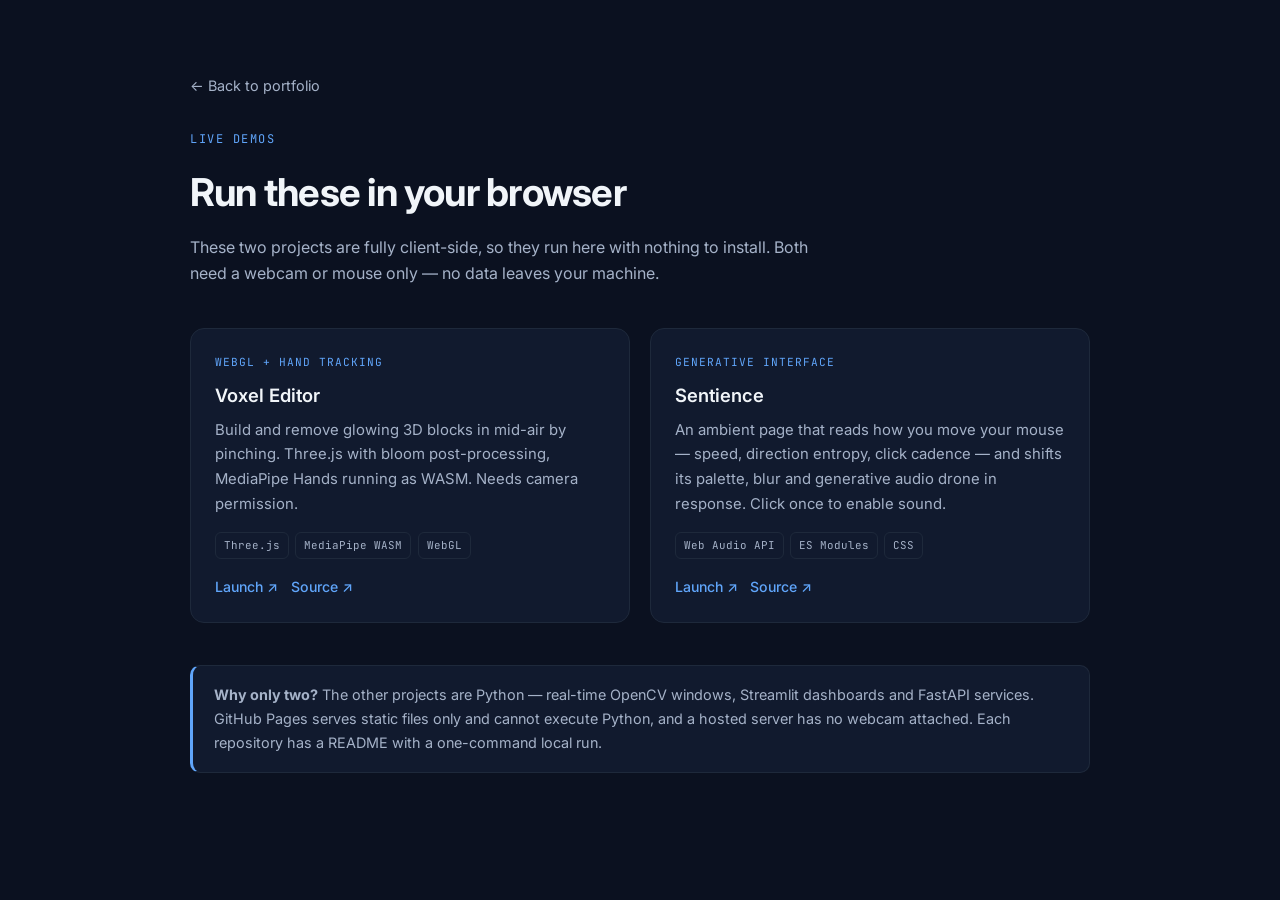
<file: demos/index.html>
<!DOCTYPE html>
<html lang="en">
<head>
<meta charset="UTF-8">
<meta name="viewport" content="width=device-width, initial-scale=1.0">
<title>Live Demos — Yash Jain</title>
<meta name="description" content="Browser-runnable demos: hand-tracked voxel editor and a behaviour-reactive ambient interface.">
<link rel="preconnect" href="https://fonts.googleapis.com">
<link rel="preconnect" href="https://fonts.gstatic.com" crossorigin>
<link href="https://fonts.googleapis.com/css2?family=Inter:wght@400;500;600;700&family=JetBrains+Mono:wght@400;500&display=swap" rel="stylesheet">
<link rel="icon" href="data:image/svg+xml,<svg xmlns='http://www.w3.org/2000/svg' viewBox='0 0 100 100'><rect width='100' height='100' rx='20' fill='%230f172a'/><text x='50' y='68' font-size='54' font-family='Arial' font-weight='700' fill='white' text-anchor='middle'>YJ</text></svg>">
<style>
:root{
  --bg:#0b1120; --surface:#111a2e; --text:#f1f5f9; --text-2:#a5b2c8;
  --border:#1e293b; --accent:#60a5fa; --radius:14px;
}
*{margin:0;padding:0;box-sizing:border-box}
body{font-family:'Inter',system-ui,sans-serif;background:var(--bg);color:var(--text);
  line-height:1.65;-webkit-font-smoothing:antialiased;padding:0 1.5rem}
a{color:inherit;text-decoration:none}
.wrap{max-width:900px;margin:0 auto;padding:4.5rem 0}
.eyebrow{font-family:'JetBrains Mono',monospace;font-size:.75rem;letter-spacing:1.5px;
  text-transform:uppercase;color:var(--accent);margin-bottom:.7rem}
h1{font-size:clamp(1.8rem,4vw,2.4rem);font-weight:700;letter-spacing:-.02em;margin-bottom:.6rem}
.lead{color:var(--text-2);max-width:640px;margin-bottom:2.6rem}
.grid{display:grid;grid-template-columns:repeat(auto-fit,minmax(280px,1fr));gap:1.2rem}
.card{background:var(--surface);border:1px solid var(--border);border-radius:var(--radius);
  padding:1.5rem;transition:.2s;display:flex;flex-direction:column}
.card:hover{border-color:var(--accent);transform:translateY(-3px)}
.kicker{font-family:'JetBrains Mono',monospace;font-size:.7rem;letter-spacing:1px;
  text-transform:uppercase;color:var(--accent);margin-bottom:.5rem}
.card h2{font-size:1.15rem;font-weight:600;margin-bottom:.5rem}
.card p{color:var(--text-2);font-size:.93rem;flex:1;margin-bottom:1rem}
.tech{display:flex;flex-wrap:wrap;gap:.4rem;margin-bottom:1rem}
.tech span{font-family:'JetBrains Mono',monospace;font-size:.68rem;padding:.22rem .5rem;
  border:1px solid var(--border);border-radius:6px;color:var(--text-2)}
.links{display:flex;gap:.8rem;font-size:.88rem;font-weight:500}
.links a{color:var(--accent)}
.note{margin-top:2.6rem;padding:1.1rem 1.3rem;background:var(--surface);
  border:1px solid var(--border);border-left:3px solid var(--accent);
  border-radius:10px;color:var(--text-2);font-size:.9rem}
.back{display:inline-block;margin-bottom:2rem;color:var(--text-2);font-size:.9rem}
.back:hover{color:var(--accent)}
</style>
</head>
<body>
<div class="wrap">
  <a class="back" href="../">← Back to portfolio</a>
  <div class="eyebrow">Live Demos</div>
  <h1>Run these in your browser</h1>
  <p class="lead">
    These two projects are fully client-side, so they run here with nothing to install.
    Both need a webcam or mouse only — no data leaves your machine.
  </p>

  <div class="grid">
    <div class="card">
      <div class="kicker">WebGL + Hand Tracking</div>
      <h2>Voxel Editor</h2>
      <p>Build and remove glowing 3D blocks in mid-air by pinching. Three.js with bloom
         post-processing, MediaPipe Hands running as WASM. Needs camera permission.</p>
      <div class="tech"><span>Three.js</span><span>MediaPipe WASM</span><span>WebGL</span></div>
      <div class="links">
        <a href="voxel/">Launch ↗</a>
        <a href="https://github.com/yashh124/ai-ml-projects/tree/main/voxel" target="_blank" rel="noopener">Source ↗</a>
      </div>
    </div>

    <div class="card">
      <div class="kicker">Generative Interface</div>
      <h2>Sentience</h2>
      <p>An ambient page that reads how you move your mouse — speed, direction entropy,
         click cadence — and shifts its palette, blur and generative audio drone in response.
         Click once to enable sound.</p>
      <div class="tech"><span>Web Audio API</span><span>ES Modules</span><span>CSS</span></div>
      <div class="links">
        <a href="sentience/">Launch ↗</a>
        <a href="https://github.com/yashh124/ai-ml-projects/tree/main/tp" target="_blank" rel="noopener">Source ↗</a>
      </div>
    </div>
  </div>

  <div class="note">
    <strong>Why only two?</strong> The other projects are Python — real-time OpenCV
    windows, Streamlit dashboards and FastAPI services. GitHub Pages serves static files
    only and cannot execute Python, and a hosted server has no webcam attached. Each
    repository has a README with a one-command local run.
  </div>
</div>
</body>
</html>
</file>
